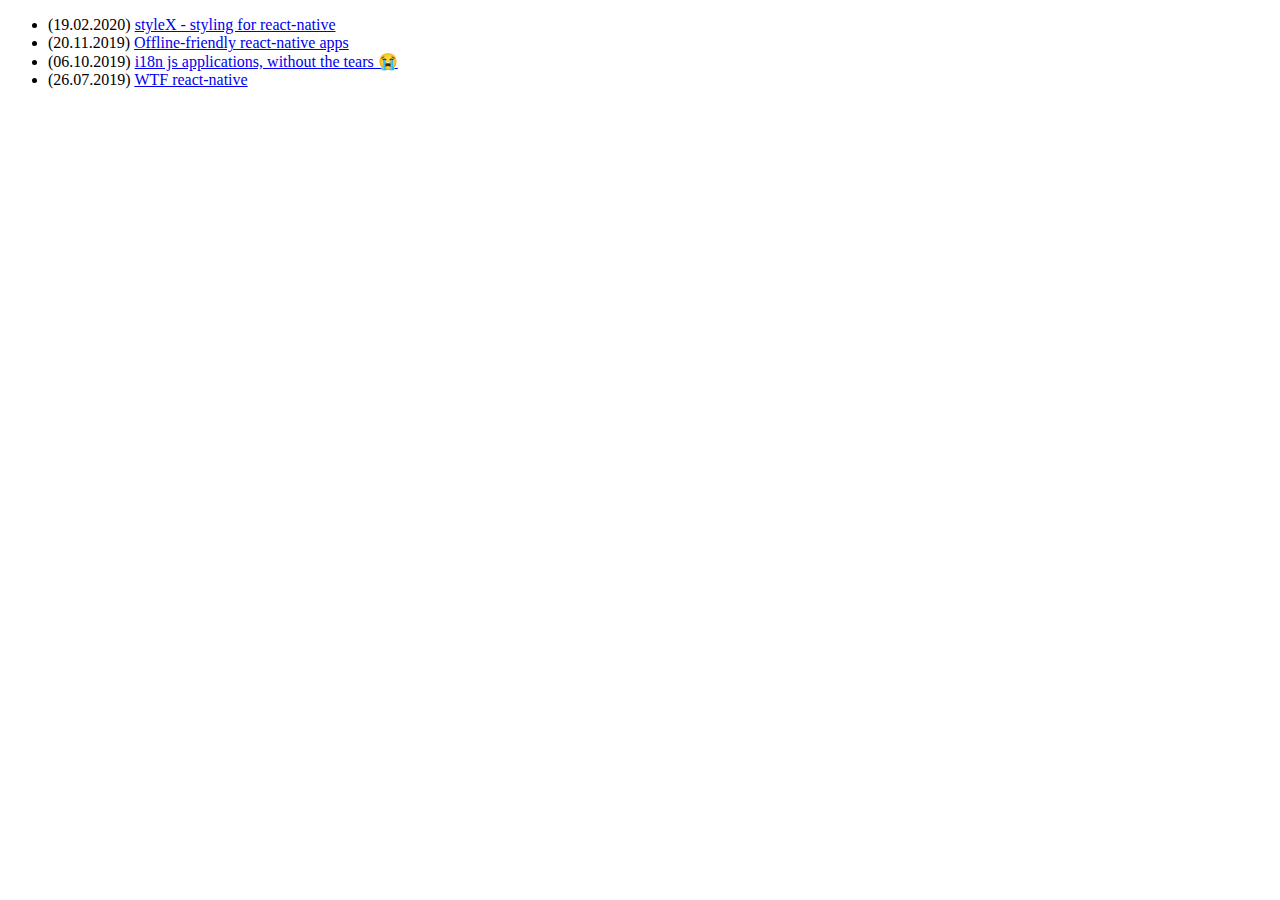
<file: index.html>
<!DOCTYPE html>
<html lang="en">
  <head>
    <meta charset="UTF-8" />
    <meta
      name="viewport"
      content="width=device-width, user-scalable=no, initial-scale=1.0, maximum-scale=1.0, minimum-scale=1.0"
    />
    <meta http-equiv="X-UA-Compatible" content="ie=edge" />
    <title>Conf Talks</title>
  </head>
  <body>
    <ul>
      <li>
        (19.02.2020) <a href="stylex/styleX.pdf">styleX - styling for react-native</a>
      </li>
      <li>
        (20.11.2019) <a href="offline/index.html">Offline-friendly react-native apps</a>
      </li>
      <li>
        (06.10.2019) <a href="fbt/index.html">i18n js applications, without the tears 😭</a>
      </li>
      <li>
        (26.07.2019) <a href="react-native/index.html">WTF react-native</a>
      </li>
    </ul>
  </body>
</html>
</file>
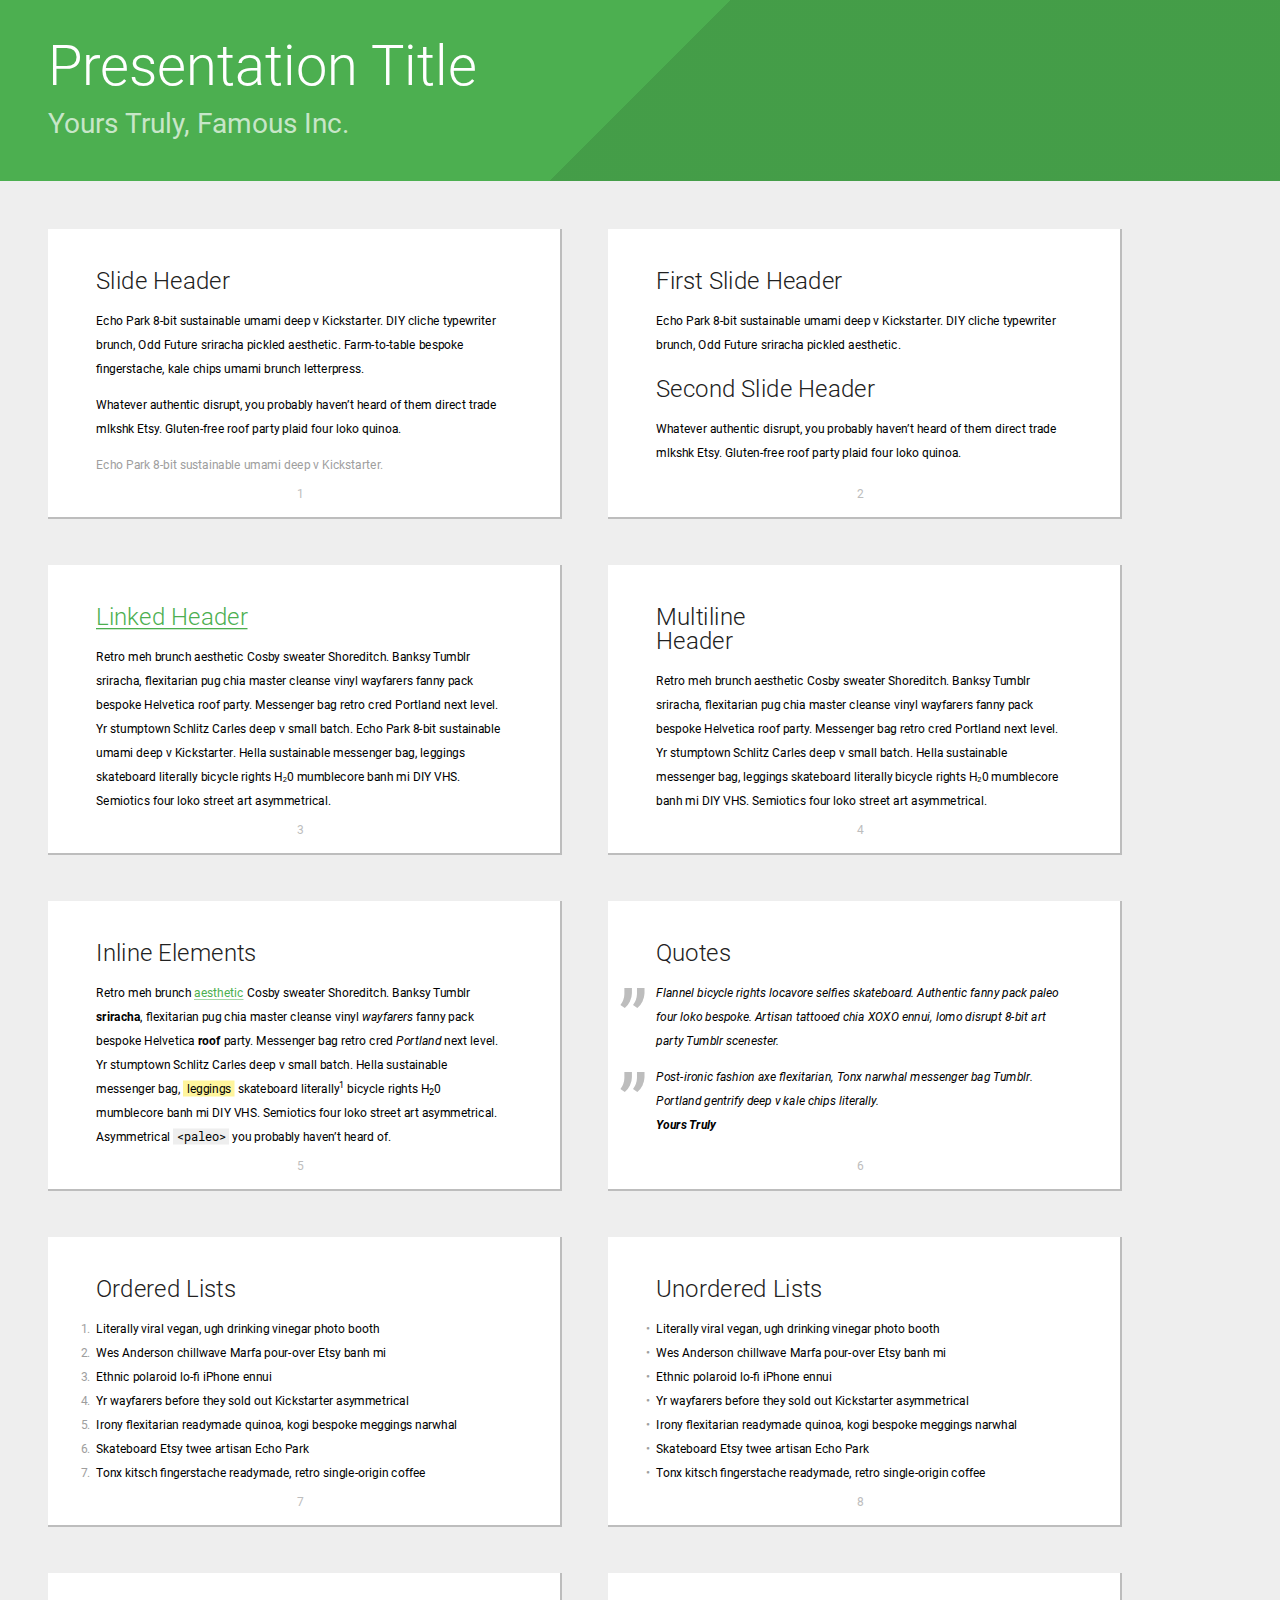
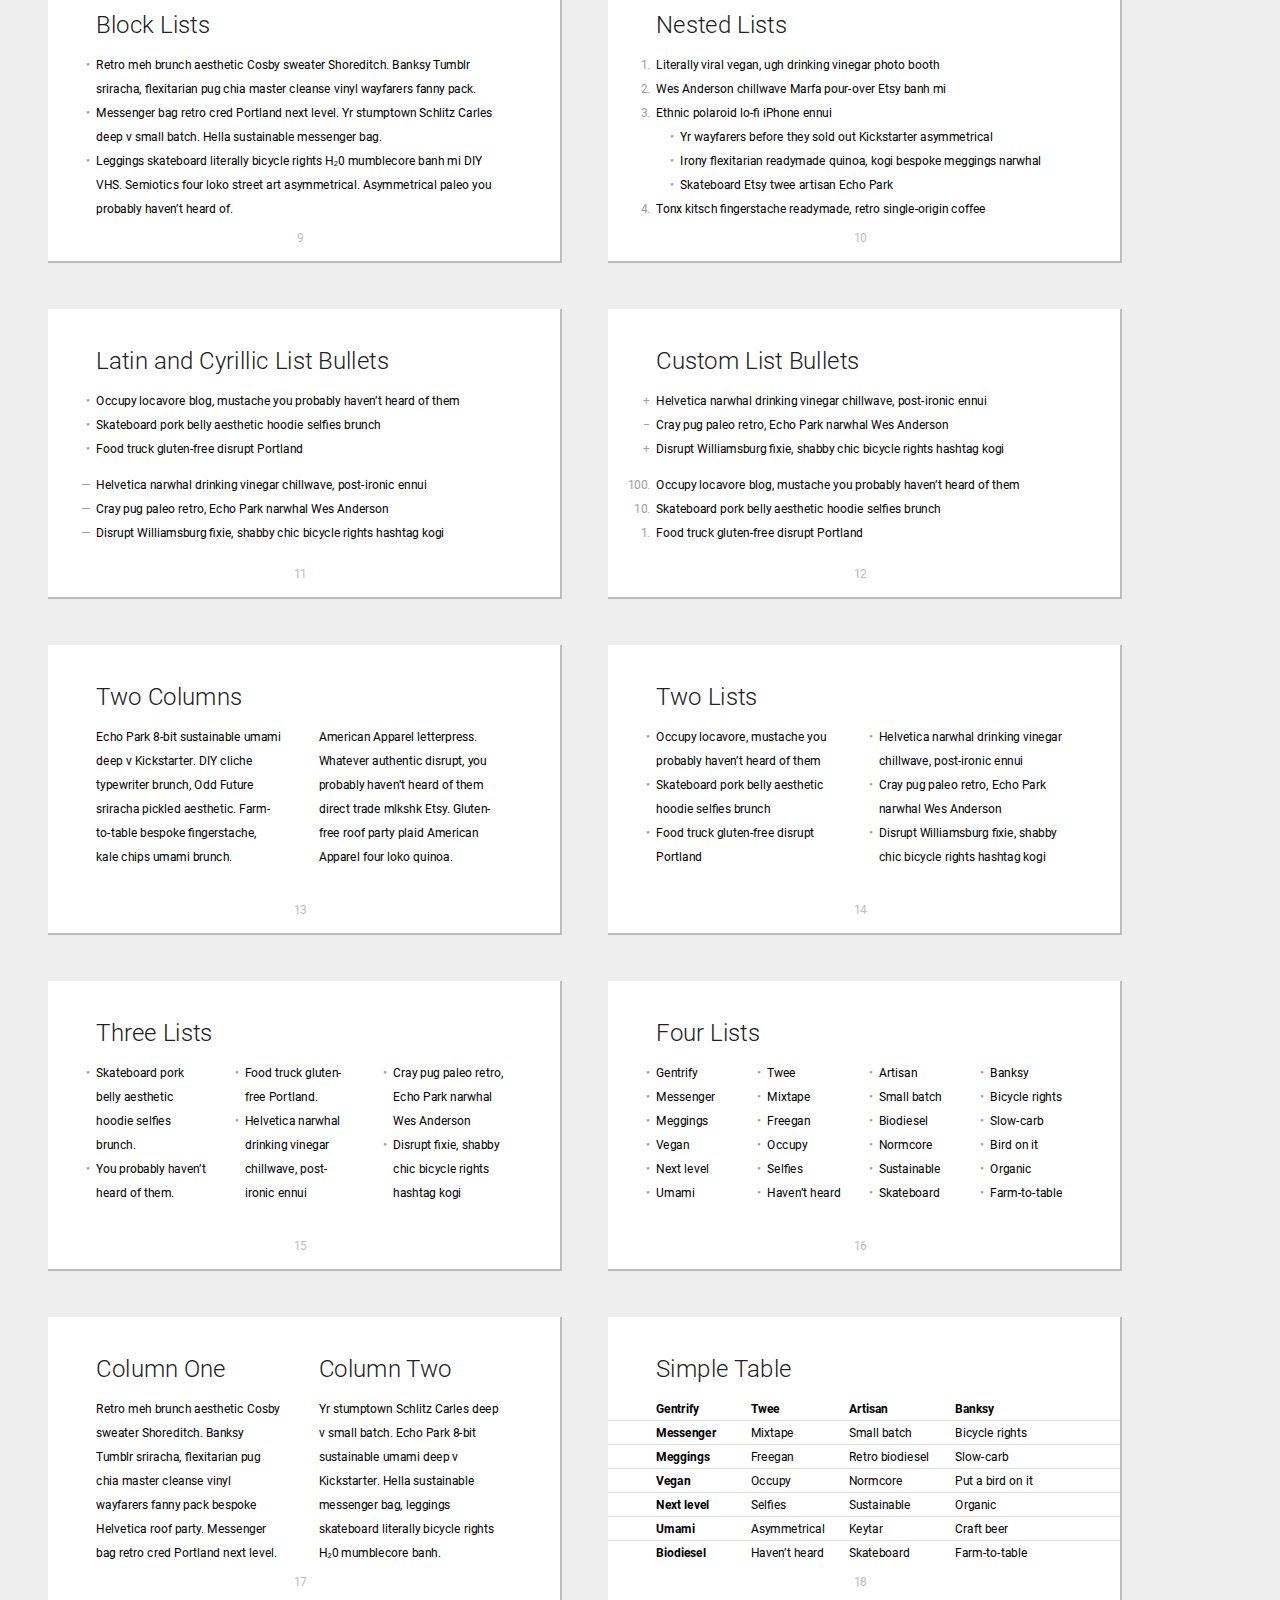
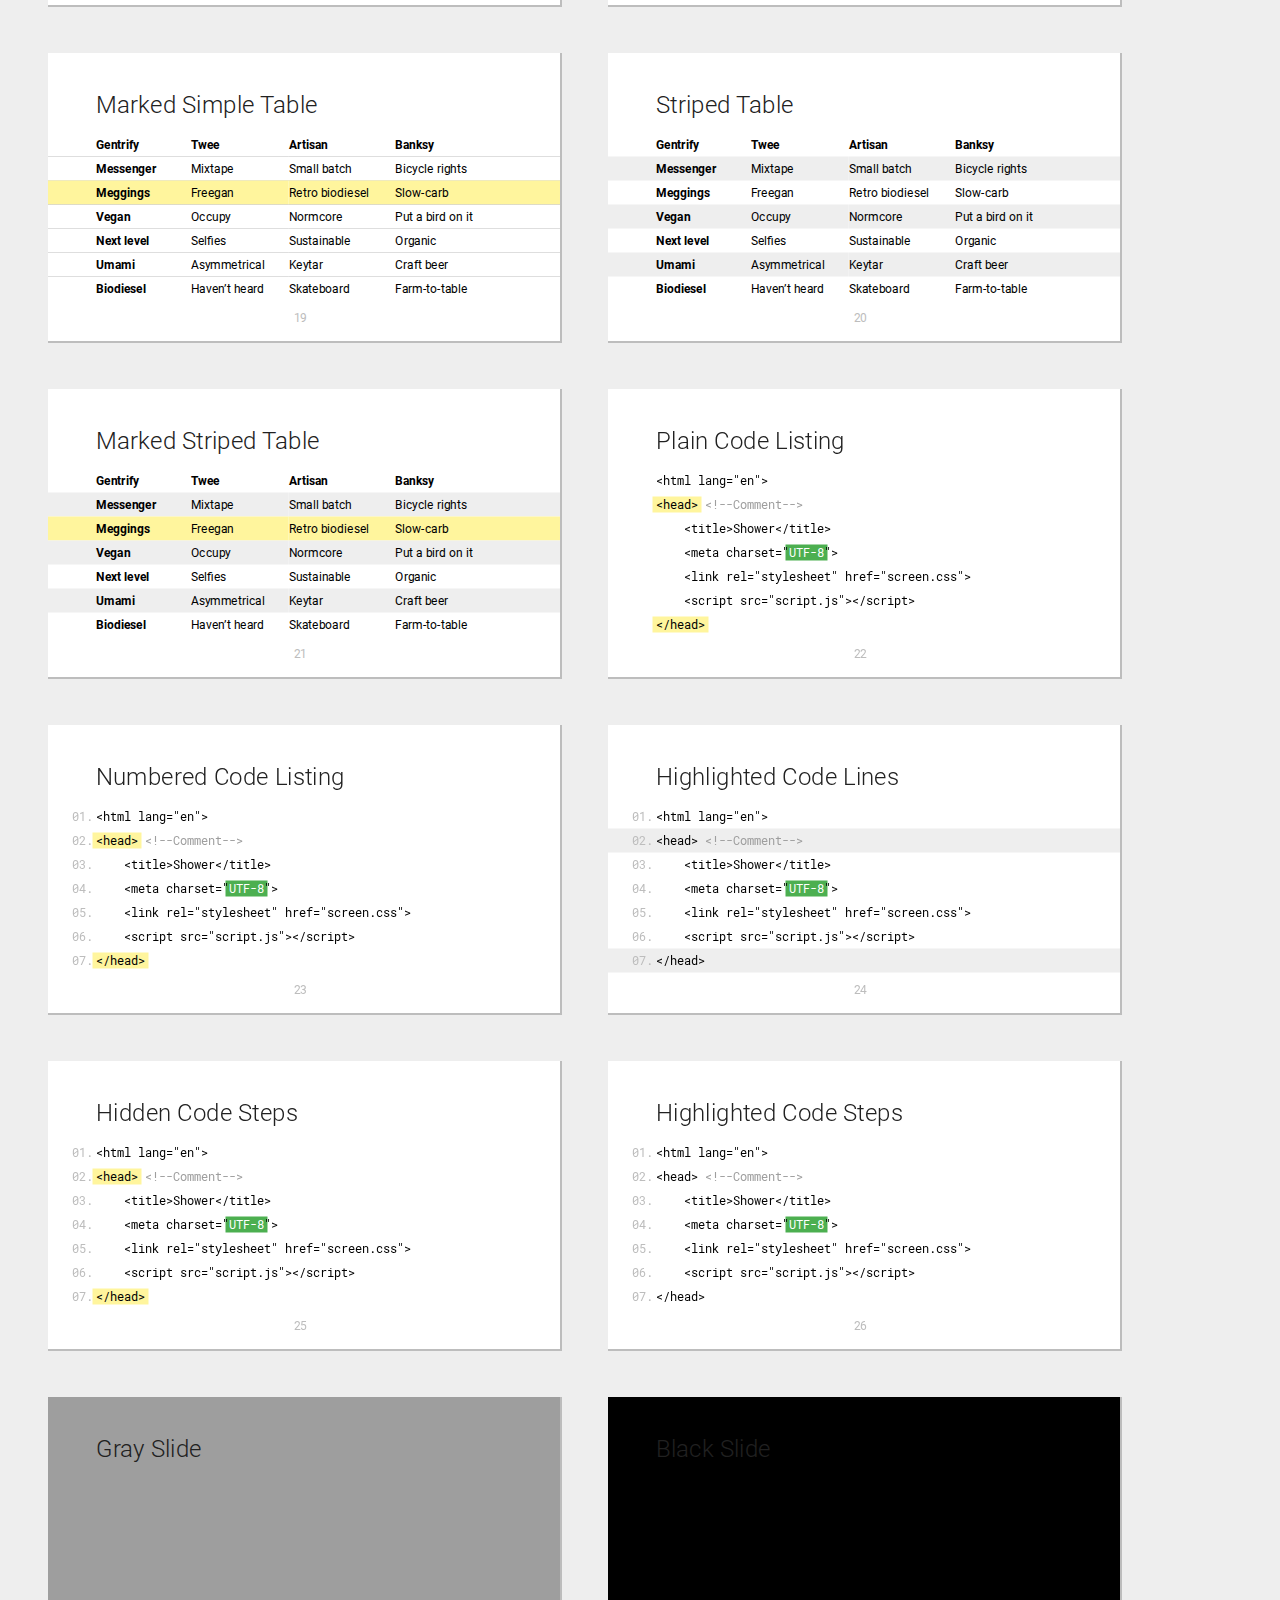
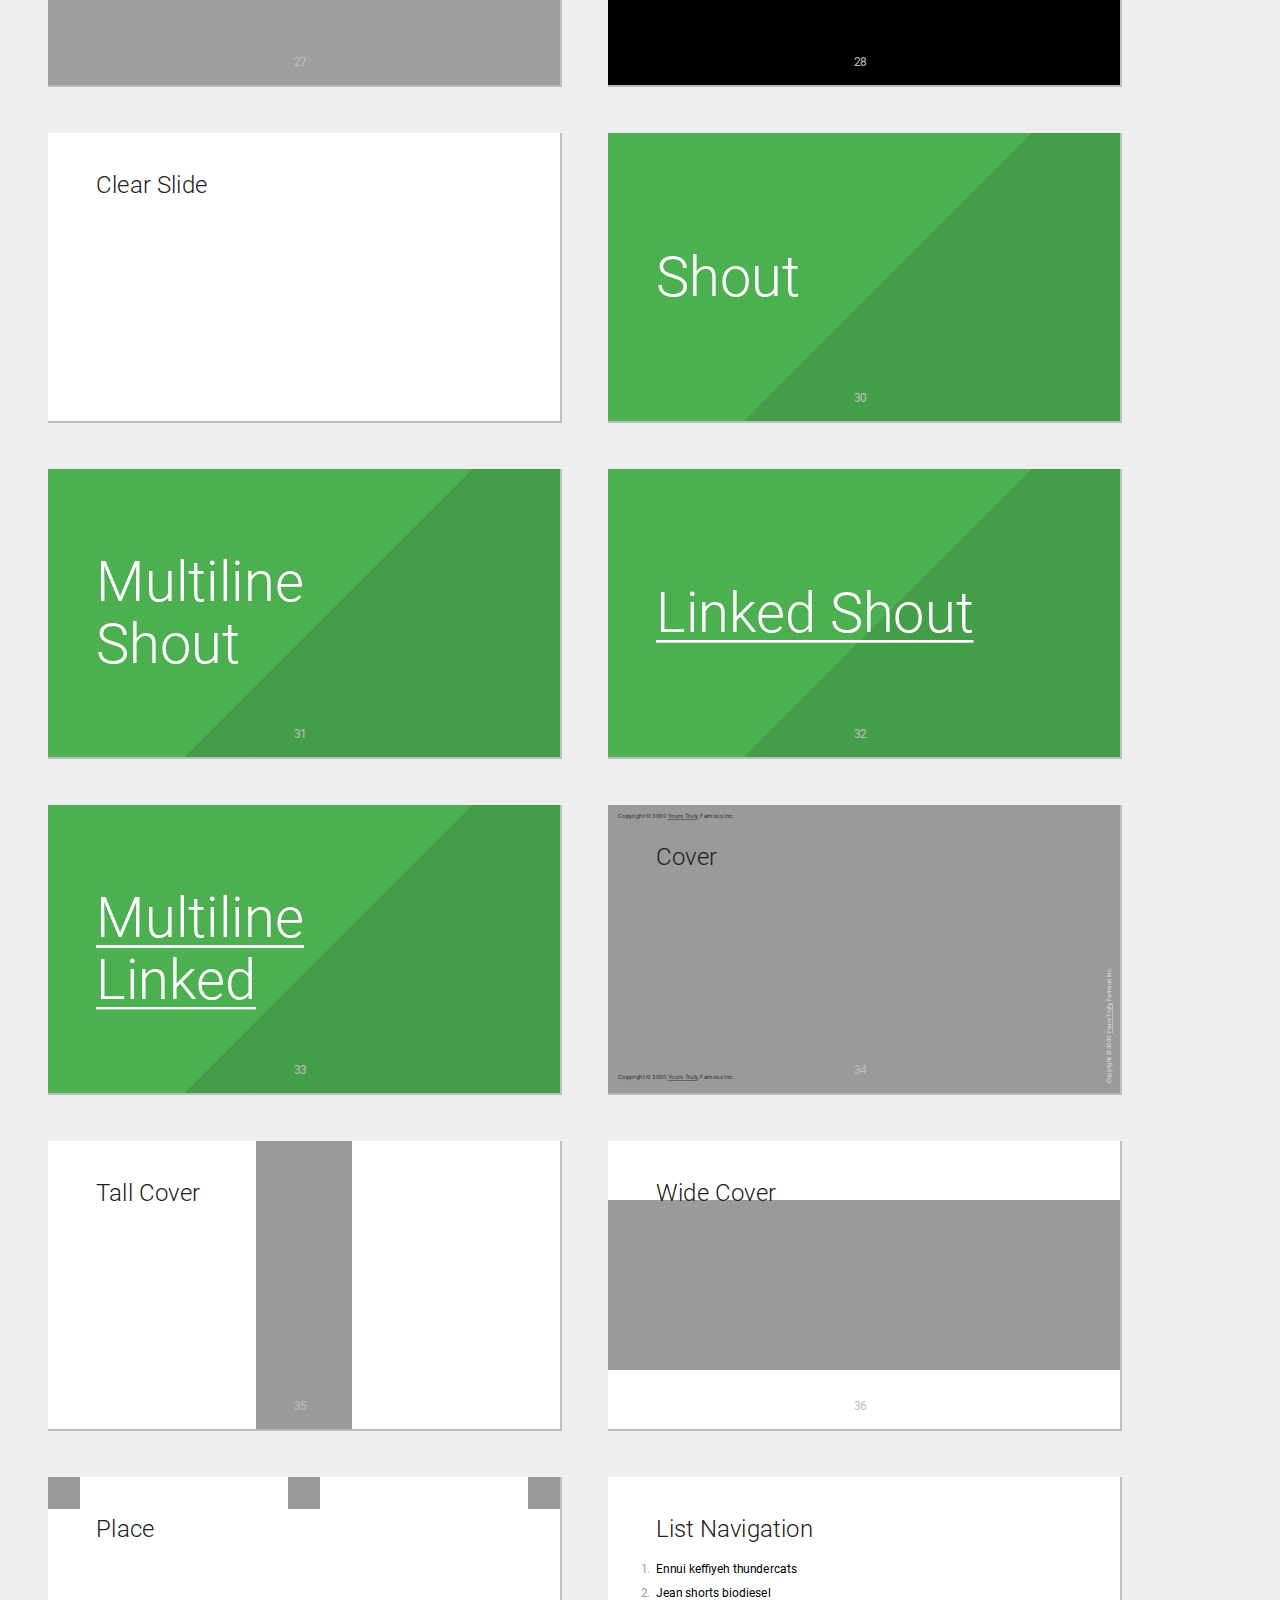
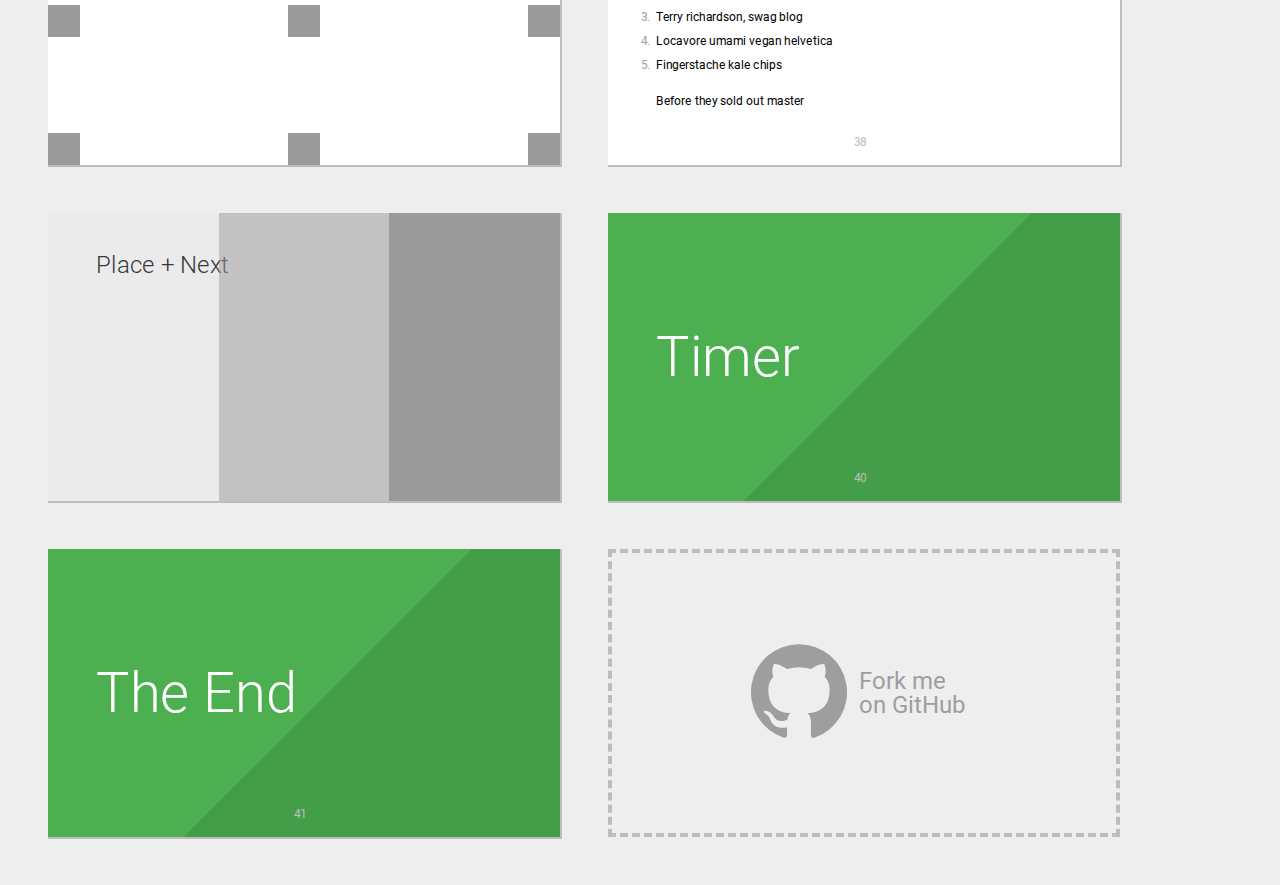
<file: fbt/shower/themes/material/index.html>
<!DOCTYPE html>
<html lang="en">
<head>
	<title>Material theme for Shower</title>
    <meta charset="utf-8">
    <meta name="viewport" content="width=device-width, initial-scale=1">
    <link rel="stylesheet" href="styles/styles.css">
    <style>
        .shower {
            --slide-ratio: calc(16 / 9);
            --color-key: #4caf50;
        }
    </style>
</head>
<body class="shower list">

    <header class="caption">
        <h1>Presentation Title</h1>
        <p><a href="">Yours Truly</a>, Famous Inc.</p>
    </header>

    <section class="slide">
        <h2>Slide Header</h2>
        <p>Echo Park 8-bit sustainable umami deep v Kickstarter. DIY cliche typewriter brunch, Odd Future sriracha pickled aesthetic. Farm-to-table bespoke fingerstache, kale chips umami brunch letterpress.</p>
        <p>Whatever authentic disrupt, you probably haven’t heard of them direct trade mlkshk Etsy. Gluten-free roof party plaid four loko quinoa.</p>
        <p class="note">Echo Park 8-bit sustainable umami deep v Kickstarter.</p>
    </section>

    <section class="slide">
        <h2>First Slide Header</h2>
        <p>Echo Park 8-bit sustainable umami deep v Kickstarter. DIY cliche typewriter brunch, Odd Future sriracha pickled aesthetic.</p>
        <h2>Second Slide Header</h2>
        <p>Whatever authentic disrupt, you probably haven’t heard of them direct trade mlkshk Etsy. Gluten-free roof party plaid four loko quinoa.</p>
    </section>

    <section class="slide">
        <h2><a href="">Linked Header</a></h2>
        <p>Retro meh brunch aesthetic Cosby sweater Shoreditch. Banksy Tumblr sriracha, flexitarian pug chia master cleanse vinyl wayfarers fanny pack bespoke Helvetica roof party. Messenger bag retro cred Portland next level. Yr stumptown Schlitz Carles deep v small batch. Echo Park 8-bit sustainable umami deep v Kickstarter. Hella sustainable messenger bag, leggings skateboard literally bicycle rights H₂0 mumblecore banh mi DIY VHS. Semiotics four loko street art asymmetrical.</p>
    </section>

    <section class="slide">
        <h2>
            Multiline<br>
            Header
        </h2>
        <p>Retro meh brunch aesthetic Cosby sweater Shoreditch. Banksy Tumblr sriracha, flexitarian pug chia master cleanse vinyl wayfarers fanny pack bespoke Helvetica roof party. Messenger bag retro cred Portland next level. Yr stumptown Schlitz Carles deep v small batch. Hella sustainable messenger bag, leggings skateboard literally bicycle rights H₂0 mumblecore banh mi DIY VHS. Semiotics four loko street art asymmetrical.</p>
    </section>

    <section class="slide">
        <h2>Inline Elements</h2>
        <p>Retro meh brunch <a href="">aesthetic</a> Cosby sweater Shoreditch. Banksy Tumblr <strong>sriracha</strong>, flexitarian pug chia master cleanse vinyl <em>wayfarers</em> fanny pack bespoke Helvetica <b>roof</b> party. Messenger bag retro cred <i>Portland</i> next level. Yr stumptown Schlitz Carles deep v small batch. Hella sustainable messenger bag, <mark>leggings</mark> skateboard literally<sup>1</sup> bicycle rights H<sub>2</sub>0 mumblecore banh mi DIY VHS. Semiotics four loko street art asymmetrical. Asymmetrical <code>&lt;paleo&gt;</code> you probably haven’t heard of.</p>
        <footer class="footer">
            <p>Flannel bicycle rights locavore selfies skateboard. Authentic fanny pack paleo four loko bespoke. Artisan tattooed chia XOXO ennui, lomo disrupt 8-bit art party Tumblr scenester. Post-ironic fashion axe flexitarian, Tonx narwhal messenger bag Tumblr. Portland gentrify deep v kale chips literally.</p>
        </footer>
    </section>

    <section class="slide">
        <h2>Quotes</h2>
        <blockquote>
            <p>Flannel bicycle rights locavore selfies skateboard. Authentic fanny pack paleo four loko bespoke. Artisan tattooed chia XOXO ennui, lomo disrupt 8-bit art party Tumblr scenester.</p>
        </blockquote>
        <figure>
            <blockquote>
                <p>Post-ironic fashion axe flexitarian, Tonx narwhal messenger bag Tumblr. Portland gentrify deep v kale chips literally.</p>
            </blockquote>
            <figcaption>Yours Truly</figcaption>
        </figure>
    </section>

    <section class="slide">
        <h2>Ordered Lists</h2>
        <ol>
            <li>Literally viral vegan, ugh drinking vinegar photo booth</li>
            <li>Wes Anderson chillwave Marfa pour-over Etsy banh mi</li>
            <li>Ethnic polaroid lo-fi iPhone ennui</li>
            <li>Yr wayfarers before they sold out Kickstarter asymmetrical</li>
            <li>Irony flexitarian readymade quinoa, kogi bespoke meggings narwhal</li>
            <li>Skateboard Etsy twee artisan Echo Park</li>
            <li>Tonx kitsch fingerstache readymade, retro single-origin coffee</li>
        </ol>
    </section>

    <section class="slide">
        <h2>Unordered Lists</h2>
        <ul>
            <li>Literally viral vegan, ugh drinking vinegar photo booth</li>
            <li>Wes Anderson chillwave Marfa pour-over Etsy banh mi</li>
            <li>Ethnic polaroid lo-fi iPhone ennui</li>
            <li>Yr wayfarers before they sold out Kickstarter asymmetrical</li>
            <li>Irony flexitarian readymade quinoa, kogi bespoke meggings narwhal</li>
            <li>Skateboard Etsy twee artisan Echo Park</li>
            <li>Tonx kitsch fingerstache readymade, retro single-origin coffee</li>
        </ul>
    </section>

    <section class="slide">
        <h2>Block Lists</h2>
        <ul>
            <li>Retro meh brunch aesthetic Cosby sweater Shoreditch. Banksy Tumblr sriracha, flexitarian pug chia master cleanse vinyl wayfarers fanny pack.</li>
            <li>Messenger bag retro cred Portland next level. Yr stumptown Schlitz Carles deep v small batch. Hella sustainable messenger bag.</li>
            <li>Leggings skateboard literally bicycle rights H₂0 mumblecore banh mi DIY VHS. Semiotics four loko street art asymmetrical. Asymmetrical paleo you probably haven’t heard of.</li>
        </ul>
    </section>

    <section class="slide">
        <h2>Nested Lists</h2>
        <ol>
            <li>Literally viral vegan, ugh drinking vinegar photo booth</li>
            <li>Wes Anderson chillwave Marfa pour-over Etsy banh mi</li>
            <li>Ethnic polaroid lo-fi iPhone ennui
                <ul>
                    <li>Yr wayfarers before they sold out Kickstarter asymmetrical</li>
                    <li>Irony flexitarian readymade quinoa, kogi bespoke meggings narwhal</li>
                    <li>Skateboard Etsy twee artisan Echo Park</li>
                </ul>
            </li>
            <li>Tonx kitsch fingerstache readymade, retro single-origin coffee</li>
        </ol>
    </section>

    <section class="slide">
        <h2>Latin and Cyrillic List Bullets</h2>
        <ul lang="en">
            <li>Occupy locavore blog, mustache you probably haven’t heard of them</li>
            <li>Skateboard pork belly aesthetic hoodie selfies brunch</li>
            <li>Food truck gluten-free disrupt Portland</li>
        </ul>
        <ul lang="ru">
            <li>Helvetica narwhal drinking vinegar chillwave, post-ironic ennui</li>
            <li>Cray pug paleo retro, Echo Park narwhal Wes Anderson</li>
            <li>Disrupt Williamsburg fixie, shabby chic bicycle rights hashtag kogi</li>
        </ul>
    </section>

    <section class="slide">
        <h2>Custom List Bullets</h2>
        <ul>
            <li value="+">Helvetica narwhal drinking vinegar chillwave, post-ironic ennui</li>
            <li value="−">Cray pug paleo retro, Echo Park narwhal Wes Anderson</li>
            <li value="+">Disrupt Williamsburg fixie, shabby chic bicycle rights hashtag kogi</li>
        </ul>
        <ol>
            <li value="100">Occupy locavore blog, mustache you probably haven’t heard of them</li>
            <li value="10">Skateboard pork belly aesthetic hoodie selfies brunch</li>
            <li value="1">Food truck gluten-free disrupt Portland</li>
        </ol>
    </section>

    <section class="slide">
        <h2>Two Columns</h2>
        <div class="columns two">
            <p>Echo Park 8-bit sustainable umami deep v Kickstarter. DIY cliche typewriter brunch, Odd Future sriracha pickled aesthetic. Farm-to-table bespoke fingerstache, kale chips umami brunch.</p>
            <p>American Apparel letterpress. Whatever authentic disrupt, you probably haven’t heard of them direct trade mlkshk Etsy. Gluten-free roof party plaid American Apparel four loko quinoa.</p>
        </div>
    </section>

    <section class="slide">
        <h2>Two Lists</h2>
        <div class="columns two">
            <ul>
                <li>Occupy locavore, mustache you probably haven’t heard of them</li>
                <li>Skateboard pork belly aesthetic hoodie selfies brunch</li>
                <li>Food truck gluten-free disrupt Portland</li>
            </ul>
            <ul>
                <li>Helvetica narwhal drinking vinegar chillwave, post-ironic ennui</li>
                <li>Cray pug paleo retro, Echo Park narwhal Wes Anderson</li>
                <li>Disrupt Williamsburg fixie, shabby chic bicycle rights hashtag kogi</li>
            </ul>
        </div>
    </section>

    <section class="slide">
        <h2>Three Lists</h2>
        <div class="columns three">
            <ul>
                <li>Skateboard pork belly aesthetic hoodie selfies brunch.</li>
                <li>You probably haven’t heard of them.</li>
            </ul>
            <ul>
                <li>Food truck gluten-free Portland.</li>
                <li>Helvetica narwhal drinking vinegar chillwave, post-ironic ennui</li>
            </ul>
            <ul>
                <li>Cray pug paleo retro, Echo Park narwhal Wes Anderson</li>
                <li>Disrupt fixie, shabby chic bicycle rights hashtag kogi</li>
            </ul>
        </div>
    </section>

    <section class="slide">
        <h2>Four Lists</h2>
        <div class="columns four">
            <ul>
                <li>Gentrify</li>
                <li>Messenger</li>
                <li>Meggings</li>
                <li>Vegan</li>
                <li>Next level</li>
                <li>Umami</li>
            </ul>
            <ul>
                <li>Twee</li>
                <li>Mixtape</li>
                <li>Freegan</li>
                <li>Occupy</li>
                <li>Selfies</li>
                <li>Haven’t heard</li>
            </ul>
            <ul>
                <li>Artisan</li>
                <li>Small batch</li>
                <li>Biodiesel</li>
                <li>Normcore</li>
                <li>Sustainable</li>
                <li>Skateboard</li>
            </ul>
            <ul>
                <li>Banksy</li>
                <li>Bicycle rights</li>
                <li>Slow-carb</li>
                <li>Bird on it</li>
                <li>Organic</li>
                <li>Farm-to-table</li>
            </ul>
        </div>
    </section>

    <section class="slide">
        <div class="columns two">
            <div>
                <h2>Column One</h2>
                <p>Retro meh brunch aesthetic Cosby sweater Shoreditch. Banksy Tumblr sriracha, flexitarian pug chia master cleanse vinyl wayfarers fanny pack bespoke Helvetica roof party. Messenger bag retro cred Portland next level.</p>
            </div>
            <div>
                <h2>Column Two</h2>
                <p>Yr stumptown Schlitz Carles deep v small batch. Echo Park 8-bit sustainable umami deep v Kickstarter. Hella sustainable messenger bag, leggings skateboard literally bicycle rights H₂0 mumblecore banh.</p>
            </div>
        </div>
    </section>

    <section class="slide">
        <h2>Simple Table</h2>
        <table>
        <tr>
            <th scope="col">Gentrify</th>
            <th>Twee</th>
            <th>Artisan</th>
            <th>Banksy</th>
        </tr>
        <tr>
            <th scope="row">Messenger</th>
            <td>Mixtape</td>
            <td>Small batch</td>
            <td>Bicycle rights</td>
        </tr>
        <tr>
            <th scope="row">Meggings</th>
            <td>Freegan</td>
            <td>Retro biodiesel</td>
            <td>Slow-carb</td>
        </tr>
        <tr>
            <th scope="row">Vegan</th>
            <td>Occupy</td>
            <td>Normcore</td>
            <td>Put a bird on it</td>
        </tr>
        <tr>
            <th scope="row">Next level</th>
            <td>Selfies</td>
            <td>Sustainable</td>
            <td>Organic</td>
        </tr>
        <tr>
            <th scope="row">Umami</th>
            <td>Asymmetrical</td>
            <td>Keytar</td>
            <td>Craft beer</td>
        </tr>
        <tr>
            <th scope="row">Biodiesel</th>
            <td>Haven’t heard</td>
            <td>Skateboard</td>
            <td>Farm-to-table</td>
        </tr>
        </table>
    </section>

    <section class="slide">
        <h2>Marked Simple Table</h2>
        <table>
        <tr>
            <th scope="col">Gentrify</th>
            <th>Twee</th>
            <th>Artisan</th>
            <th>Banksy</th>
        </tr>
        <tr>
            <th scope="row">Messenger</th>
            <td>Mixtape</td>
            <td>Small batch</td>
            <td>Bicycle rights</td>
        </tr>
        <tr class="mark">
            <th scope="row">Meggings</th>
            <td>Freegan</td>
            <td>Retro biodiesel</td>
            <td>Slow-carb</td>
        </tr>
        <tr class="mark next">
            <th scope="row">Vegan</th>
            <td>Occupy</td>
            <td>Normcore</td>
            <td>Put a bird on it</td>
        </tr>
        <tr class="mark next">
            <th scope="row">Next level</th>
            <td>Selfies</td>
            <td>Sustainable</td>
            <td>Organic</td>
        </tr>
        <tr>
            <th scope="row">Umami</th>
            <td>Asymmetrical</td>
            <td>Keytar</td>
            <td>Craft beer</td>
        </tr>
        <tr>
            <th scope="row">Biodiesel</th>
            <td>Haven’t heard</td>
            <td>Skateboard</td>
            <td>Farm-to-table</td>
        </tr>
        </table>
    </section>

    <section class="slide">
        <h2>Striped Table</h2>
        <table class="striped">
        <tr>
            <th scope="col">Gentrify</th>
            <th>Twee</th>
            <th>Artisan</th>
            <th>Banksy</th>
        </tr>
        <tr>
            <th scope="row">Messenger</th>
            <td>Mixtape</td>
            <td>Small batch</td>
            <td>Bicycle rights</td>
        </tr>
        <tr>
            <th scope="row">Meggings</th>
            <td>Freegan</td>
            <td>Retro biodiesel</td>
            <td>Slow-carb</td>
        </tr>
        <tr>
            <th scope="row">Vegan</th>
            <td>Occupy</td>
            <td>Normcore</td>
            <td>Put a bird on it</td>
        </tr>
        <tr>
            <th scope="row">Next level</th>
            <td>Selfies</td>
            <td>Sustainable</td>
            <td>Organic</td>
        </tr>
        <tr>
            <th scope="row">Umami</th>
            <td>Asymmetrical</td>
            <td>Keytar</td>
            <td>Craft beer</td>
        </tr>
        <tr>
            <th scope="row">Biodiesel</th>
            <td>Haven’t heard</td>
            <td>Skateboard</td>
            <td>Farm-to-table</td>
        </tr>
        </table>
    </section>

    <section class="slide">
        <h2>Marked Striped Table</h2>
        <table class="striped">
        <tr>
            <th scope="col">Gentrify</th>
            <th>Twee</th>
            <th>Artisan</th>
            <th>Banksy</th>
        </tr>
        <tr>
            <th scope="row">Messenger</th>
            <td>Mixtape</td>
            <td>Small batch</td>
            <td>Bicycle rights</td>
        </tr>
        <tr class="mark">
            <th scope="row">Meggings</th>
            <td>Freegan</td>
            <td>Retro biodiesel</td>
            <td>Slow-carb</td>
        </tr>
        <tr class="mark next">
            <th scope="row">Vegan</th>
            <td>Occupy</td>
            <td>Normcore</td>
            <td>Put a bird on it</td>
        </tr>
        <tr class="mark next">
            <th scope="row">Next level</th>
            <td>Selfies</td>
            <td>Sustainable</td>
            <td>Organic</td>
        </tr>
        <tr>
            <th scope="row">Umami</th>
            <td>Asymmetrical</td>
            <td>Keytar</td>
            <td>Craft beer</td>
        </tr>
        <tr>
            <th scope="row">Biodiesel</th>
            <td>Haven’t heard</td>
            <td>Skateboard</td>
            <td>Farm-to-table</td>
        </tr>
        </table>
    </section>

    <section class="slide">
        <h2>Plain Code Listing</h2>
        <pre><code>&lt;html lang="en"&gt;
<mark>&lt;head&gt;</mark> <span class="comment">&lt;!--Comment--&gt;</span>
    &lt;title&gt;Shower&lt;/title&gt;
    &lt;meta charset="<mark class="important">UTF-8</mark>"&gt;
    &lt;link rel="stylesheet" href="screen.css"&gt;
    &lt;script src="script.js"&gt;&lt;/script&gt;
<mark>&lt;/head&gt;</mark></code></pre>
    </section>
    <section class="slide">
        <h2>Numbered Code Listing</h2>
        <pre>
            <code>&lt;html lang="en"&gt;</code>
            <code><mark>&lt;head&gt;</mark> <span class="comment">&lt;!--Comment--&gt;</span></code>
            <code>    &lt;title&gt;Shower&lt;/title&gt;</code>
            <code>    &lt;meta charset="<mark class="important">UTF-8</mark>"&gt;</code>
            <code>    &lt;link rel="stylesheet" href="screen.css"&gt;</code>
            <code>    &lt;script src="script.js"&gt;&lt;/script&gt;</code>
            <code><mark>&lt;/head&gt;</mark></code>
        </pre>
    </section>

    <section class="slide">
        <h2>Highlighted Code Lines</h2>
        <pre>
            <code>&lt;html lang="en"&gt;</code>
            <code class="mark">&lt;head&gt; <span class="comment">&lt;!--Comment--&gt;</span></code>
            <code>    &lt;title&gt;Shower&lt;/title&gt;</code>
            <code>    &lt;meta charset="<mark class="important">UTF-8</mark>"&gt;</code>
            <code>    &lt;link rel="stylesheet" href="screen.css"&gt;</code>
            <code>    &lt;script src="script.js"&gt;&lt;/script&gt;</code>
            <code class="mark">&lt;/head&gt;</code>
        </pre>
    </section>

    <section class="slide">
        <h2>Hidden Code Steps</h2>
        <pre>
            <code class="next">&lt;html lang="en"&gt;</code>
            <code class="next"><mark>&lt;head&gt;</mark> <span class="comment">&lt;!--Comment--&gt;</span></code>
            <code class="next">    &lt;title&gt;Shower&lt;/title&gt;</code>
            <code class="next">    &lt;meta charset="<mark class="important">UTF-8</mark>"&gt;</code>
            <code class="next">    &lt;link rel="stylesheet" href="screen.css"&gt;</code>
            <code class="next">    &lt;script src="script.js"&gt;&lt;/script&gt;</code>
            <code class="next"><mark>&lt;/head&gt;</mark></code>
        </pre>
    </section>

    <section class="slide">
        <h2>Highlighted Code Steps</h2>
        <pre>
            <code class="mark next">&lt;html lang="en"&gt;</code>
            <code>&lt;head&gt; <span class="comment">&lt;!--Comment--&gt;</span></code>
            <code class="mark next">    &lt;title&gt;Shower&lt;/title&gt;</code>
            <code>    &lt;meta charset="<mark class="important">UTF-8</mark>"&gt;</code>
            <code class="mark next">    &lt;link rel="stylesheet" href="screen.css"&gt;</code>
            <code>    &lt;script src="script.js"&gt;&lt;/script&gt;</code>
            <code class="mark next">&lt;/head&gt;</code>
        </pre>
    </section>

    <section class="slide gray">
        <h2>Gray Slide</h2>
    </section>

    <section class="slide black">
        <h2>Black Slide</h2>
    </section>

    <section class="slide clear">
        <h2>Clear Slide</h2>
    </section>

    <section class="slide">
        <h2 class="shout">Shout</h2>
    </section>

    <section class="slide">
        <h2 class="shout">
            Multiline<br>
            Shout
        </h2>
    </section>

    <section class="slide">
        <h2 class="shout">
            <a href="">Linked Shout</a>
        </h2>
    </section>

    <section class="slide">
        <h2 class="shout">
            <a href="">
                Multiline<br>
                Linked
            </a>
        </h2>
    </section>

    <section class="slide">
        <h2>Cover</h2>
        <figure>
            <img class="cover" src="pictures/exact.svg" alt="Picture placeholder.">
            <figcaption class="copyright top">Copyright © 3000 <a href="">Yours Truly</a>, Famous Inc.</figcaption>
            <figcaption class="copyright white">Copyright © 3000 <a href="">Yours Truly</a>, Famous Inc.</figcaption>
            <figcaption class="copyright bottom">Copyright © 3000 <a href="">Yours Truly</a>, Famous Inc.</figcaption>
        </figure>
    </section>

    <section class="slide">
        <h2>Tall Cover</h2>
        <img class="cover" src="pictures/tall.svg" alt="Tall picture placeholder.">
    </section>

    <section class="slide">
        <h2>Wide Cover</h2>
        <img class="cover" src="pictures/wide.svg" alt="Wide picture placeholder.">
    </section>

    <section class="slide clear">
        <h2>Place</h2>
        <img class="place top left" src="pictures/square.svg" alt="Square picture placeholder.">
        <img class="place top" src="pictures/square.svg" alt="Square picture placeholder.">
        <img class="place top right" src="pictures/square.svg" alt="Square picture placeholder.">
        <img class="place left" src="pictures/square.svg" alt="Square picture placeholder.">
        <img class="place" src="pictures/square.svg" alt="Square picture placeholder.">
        <img class="place right" src="pictures/square.svg" alt="Square picture placeholder.">
        <img class="place bottom left" src="pictures/square.svg" alt="Square picture placeholder.">
        <img class="place bottom" src="pictures/square.svg" alt="Square picture placeholder.">
        <img class="place bottom right" src="pictures/square.svg" alt="Square picture placeholder.">
    </section>

    <section class="slide">
        <h2>List Navigation</h2>
        <ol>
            <li>Ennui keffiyeh thundercats</li>
            <li class="next">Jean shorts biodiesel</li>
            <li class="next">Terry richardson, swag blog</li>
            <li class="next">Locavore umami vegan helvetica</li>
            <li class="next">Fingerstache kale chips</li>
        </ol>
        <p class="next">Before they sold out master</p>
    </section>

    <section class="slide clear">
        <h2>Place + Next</h2>
        <img class="place next left" height="100%" src="pictures/picture-1.svg" alt="Picture placeholder.">
        <img class="place next" height="100%" src="pictures/picture-2.svg" alt="Picture placeholder.">
        <img class="place next right" height="100%" src="pictures/picture-3.svg" alt="Picture placeholder.">
    </section>

    <section class="slide" data-timing="00:03">
        <h2 class="shout">Timer</h2>
    </section>

    <section class="slide">
        <h2 class="shout">The End</h2>
    </section>

    <div class="progress"></div>

	<footer class="badge">
		<a href="https://github.com/shower/shower">
			<svg width="81" height="79" viewBox="0 0 81 79" aria-hidden="true">
				<path d="M40.5 0a40.5 40.5 0 0 0-12.8 78.93c2 .37 2.76-.88 2.76-2s0-3.51-.05-6.89c-11.27 2.45-13.64-5.43-13.64-5.43-1.84-4.68-4.5-5.92-4.5-5.92-3.68-2.51.28-2.46.28-2.46 4.06.29 6.2 4.17 6.2 4.17 3.61 6.19 9.48 4.4 11.79 3.37a8.65 8.65 0 0 1 2.57-5.41c-9-1-18.45-4.5-18.45-20a15.65 15.65 0 0 1 4.17-10.87 14.57 14.57 0 0 1 .4-10.72s3.4-1.09 11.14 4.15a38.39 38.39 0 0 1 20.28 0c7.73-5.24 11.13-4.15 11.13-4.15a14.55 14.55 0 0 1 .4 10.72 15.63 15.63 0 0 1 4.16 10.87c0 15.56-9.47 19-18.49 20 1.45 1.25 2.75 3.72 2.75 7.5v11.11c0 1.08.73 2.34 2.78 1.95A40.51 40.51 0 0 0 40.5 0z"/>
			</svg>
			Fork me<br>on GitHub
		</a>
	</footer>

	<script src="../../shower.min.js"></script>

	<!-- Copyright © 3000 Yours Truly, Famous Inc. -->
</body>
</html>
</file>
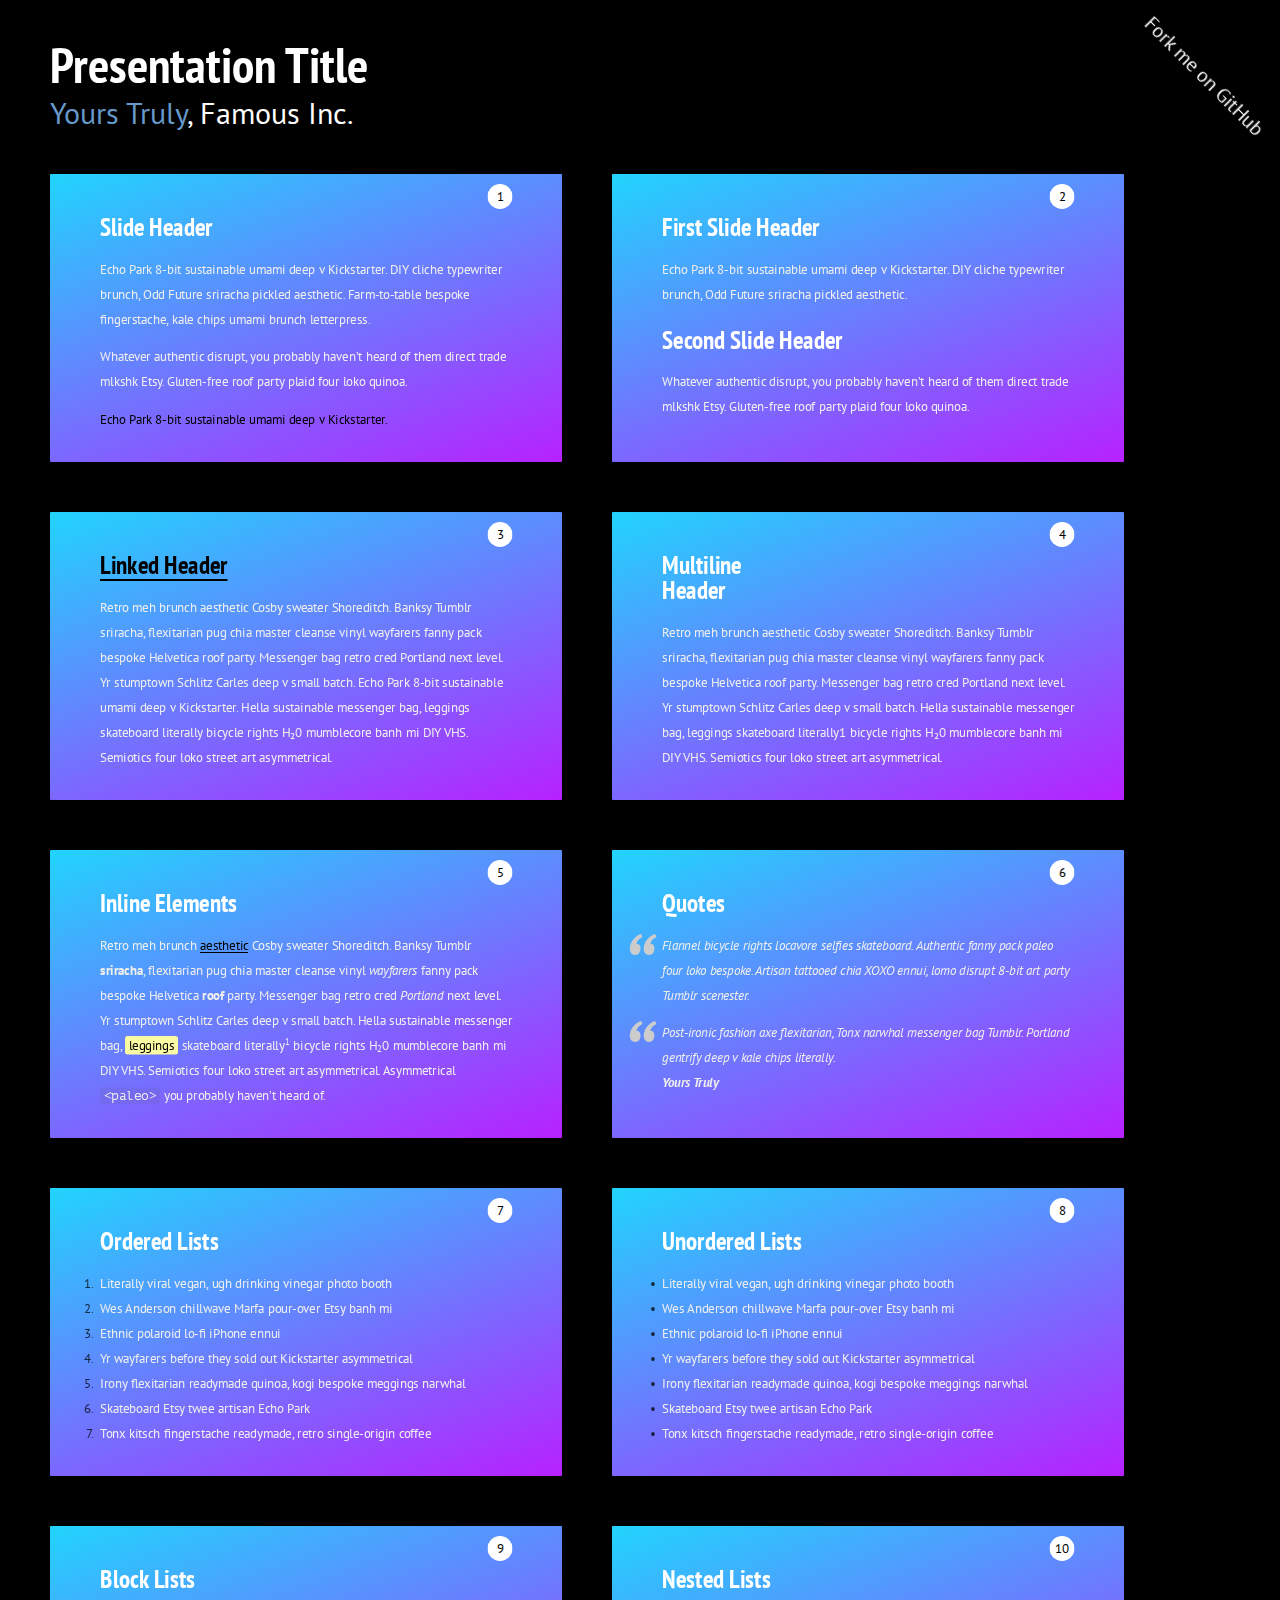
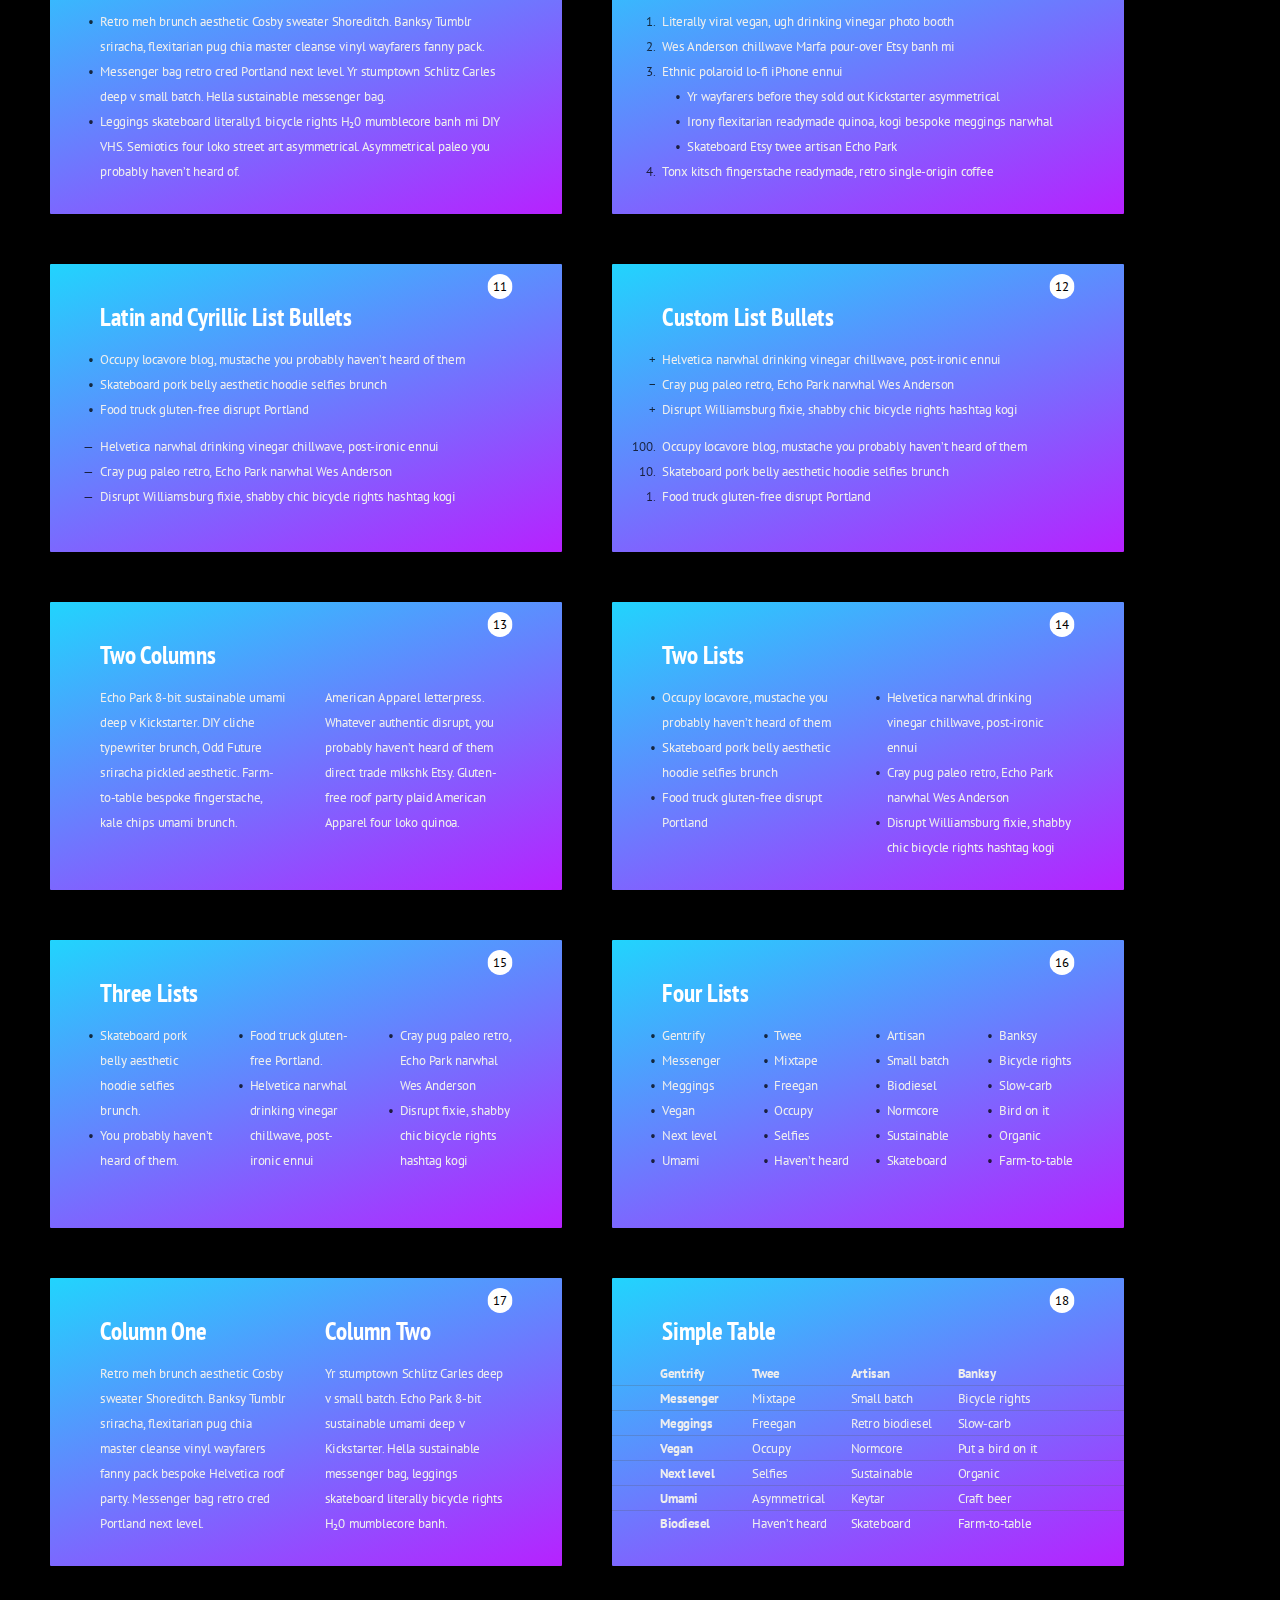
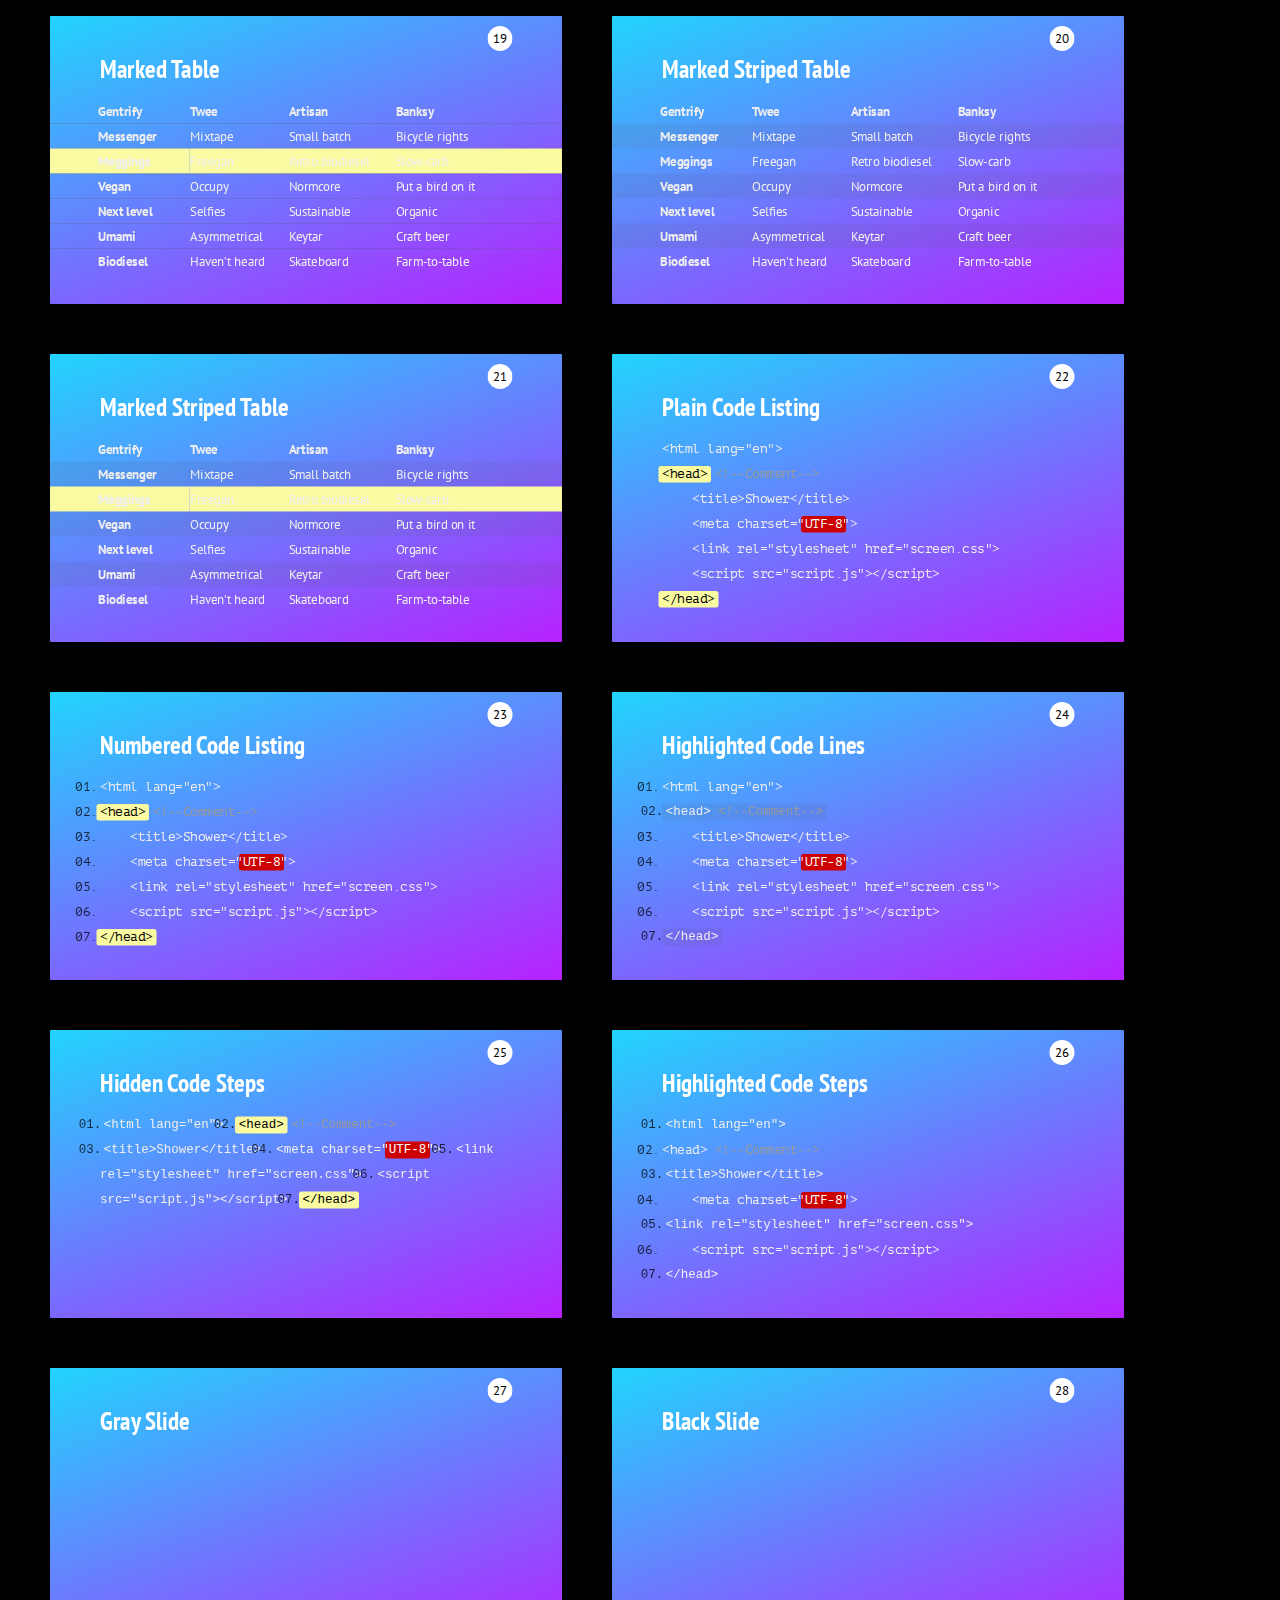
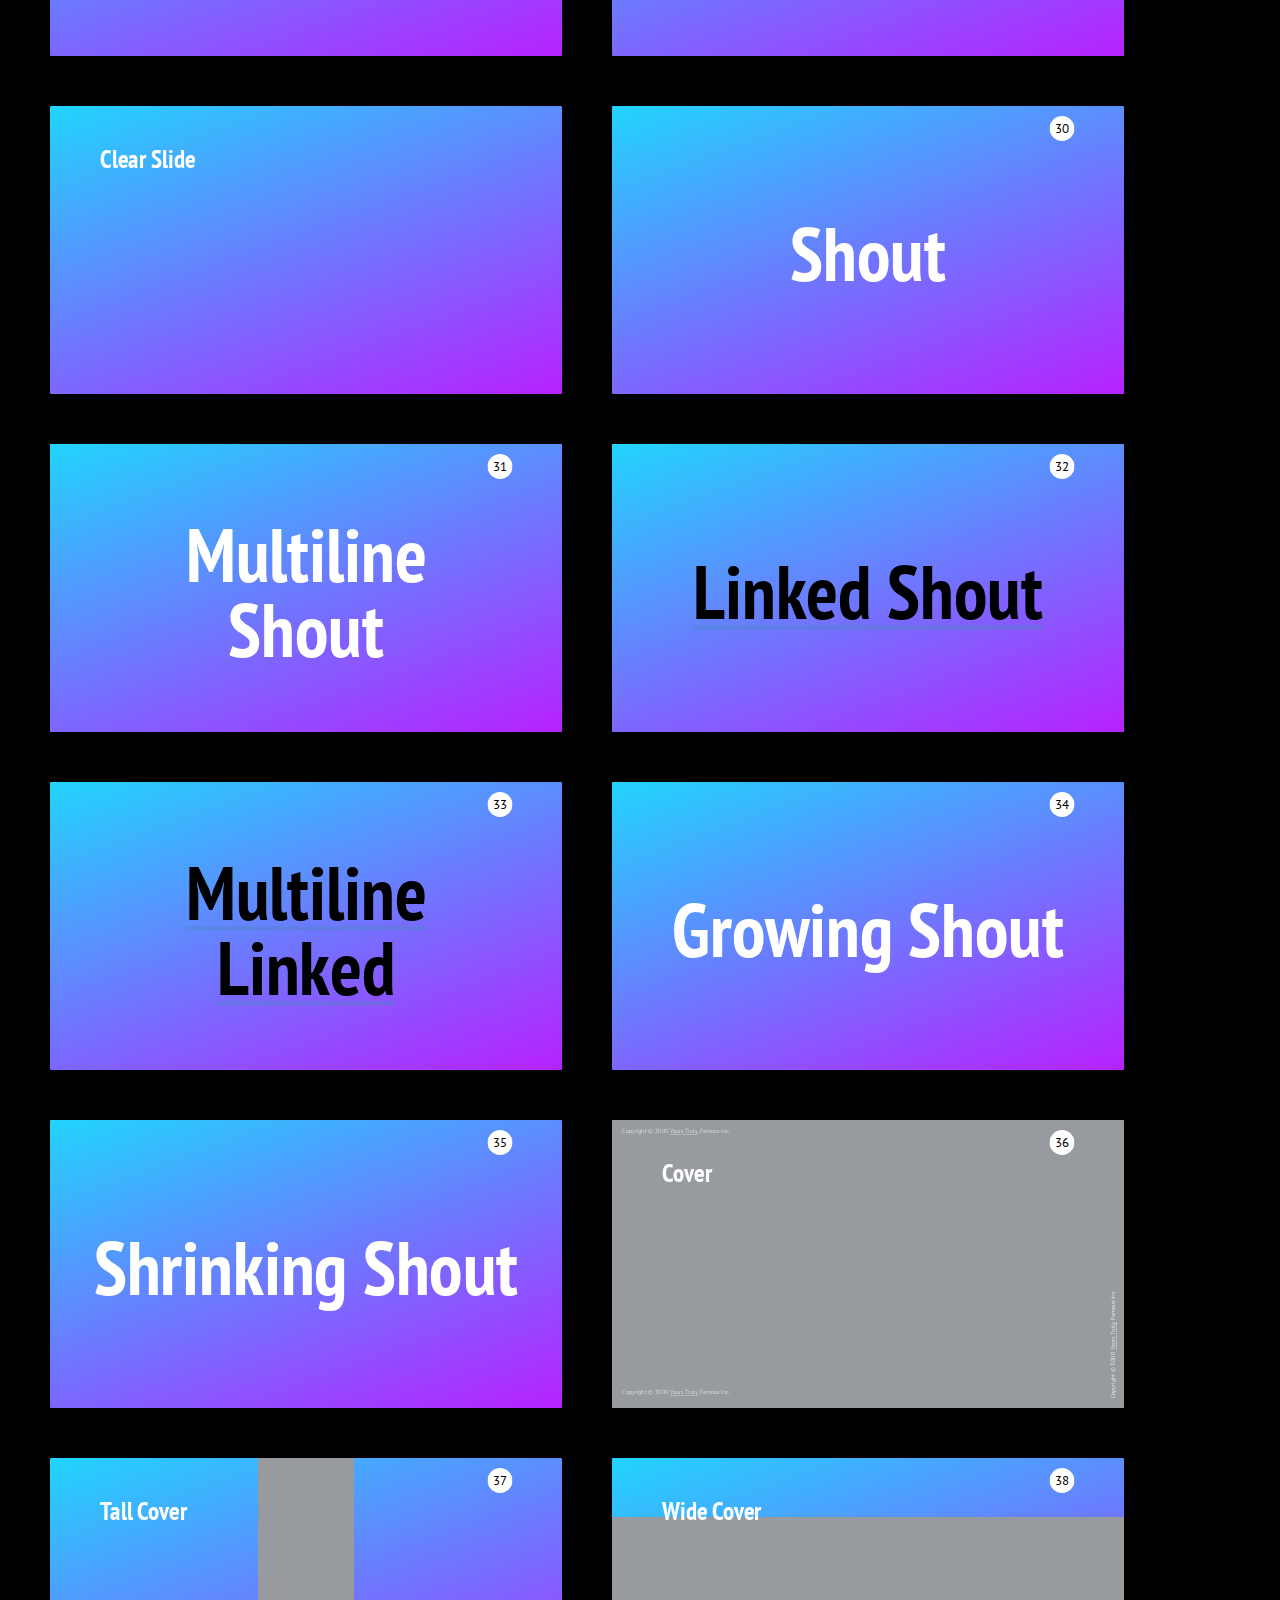
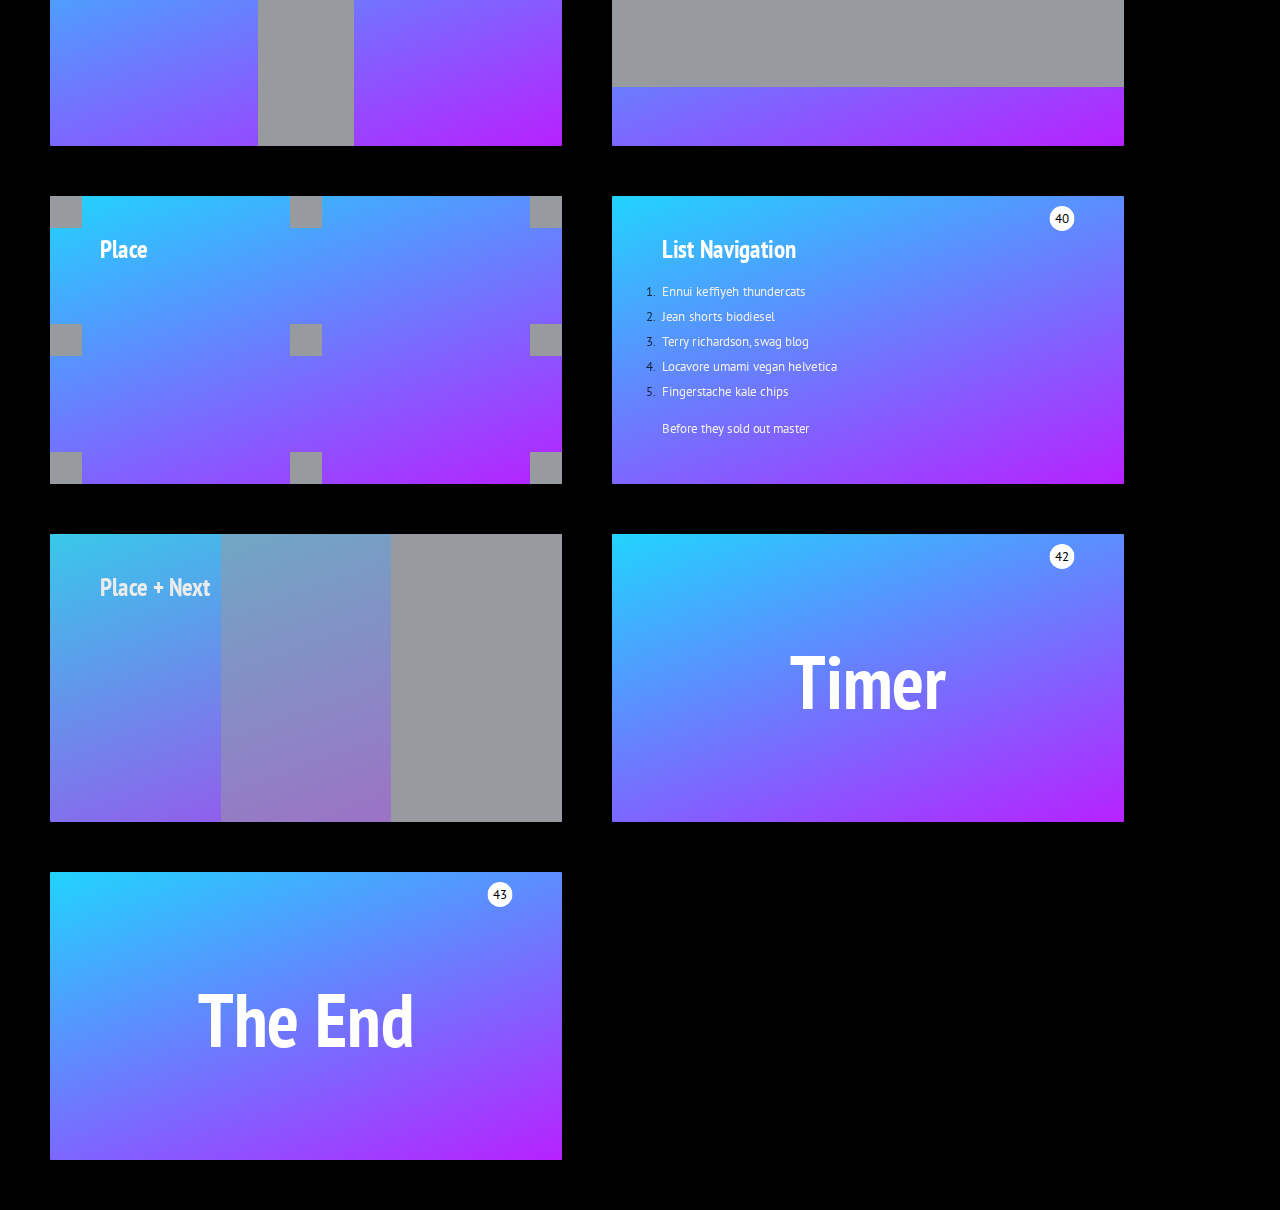
<file: fbt/shower/themes/ribbon/index.html>
<!DOCTYPE html>
<html lang="en">
<head>
    <title>Ribbon theme for Shower</title>
    <meta charset="utf-8">
    <meta name="viewport" content="width=device-width, initial-scale=1">
    <link rel="stylesheet" href="styles/styles.css">
    <style>
        .shower {
            --slide-ratio: calc(16 / 9);
        }
    </style>
</head>
<body class="shower list">

    <header class="caption">
        <h1>Presentation Title</h1>
        <p><a href="">Yours Truly</a>, Famous Inc.</p>
    </header>

    <section class="slide">
        <h2>Slide Header</h2>
        <p>Echo Park 8-bit sustainable umami deep v Kickstarter. DIY cliche typewriter brunch, Odd Future sriracha pickled aesthetic. Farm-to-table bespoke fingerstache, kale chips umami brunch letterpress.</p>
        <p>Whatever authentic disrupt, you probably haven’t heard of them direct trade mlkshk Etsy. Gluten-free roof party plaid four loko quinoa.</p>
        <p class="note">Echo Park 8-bit sustainable umami deep v Kickstarter.</p>
    </section>

    <section class="slide">
        <h2>First Slide Header</h2>
        <p>Echo Park 8-bit sustainable umami deep v Kickstarter. DIY cliche typewriter brunch, Odd Future sriracha pickled aesthetic.</p>
        <h2>Second Slide Header</h2>
        <p>Whatever authentic disrupt, you probably haven’t heard of them direct trade mlkshk Etsy. Gluten-free roof party plaid four loko quinoa.</p>
    </section>

    <section class="slide">
        <h2><a href="">Linked Header</a></h2>
        <p>Retro meh brunch aesthetic Cosby sweater Shoreditch. Banksy Tumblr sriracha, flexitarian pug chia master cleanse vinyl wayfarers fanny pack bespoke Helvetica roof party. Messenger bag retro cred Portland next level. Yr stumptown Schlitz Carles deep v small batch. Echo Park 8-bit sustainable umami deep v Kickstarter. Hella sustainable messenger bag, leggings skateboard literally bicycle rights H₂0 mumblecore banh mi DIY VHS. Semiotics four loko street art asymmetrical.</p>
    </section>

    <section class="slide">
        <h2>
            Multiline<br>
            Header
        </h2>
        <p>Retro meh brunch aesthetic Cosby sweater Shoreditch. Banksy Tumblr sriracha, flexitarian pug chia master cleanse vinyl wayfarers fanny pack bespoke Helvetica roof party. Messenger bag retro cred Portland next level. Yr stumptown Schlitz Carles deep v small batch. Hella sustainable messenger bag, leggings skateboard literally1 bicycle rights H₂0 mumblecore banh mi DIY VHS. Semiotics four loko street art asymmetrical.</p>
    </section>

    <section class="slide">
        <h2>Inline Elements</h2>
        <p>Retro meh brunch <a href="">aesthetic</a> Cosby sweater Shoreditch. Banksy Tumblr <strong>sriracha</strong>, flexitarian pug chia master cleanse vinyl <em>wayfarers</em> fanny pack bespoke Helvetica <b>roof</b> party. Messenger bag retro cred <i>Portland</i> next level. Yr stumptown Schlitz Carles deep v small batch. Hella sustainable messenger bag, <mark>leggings</mark> skateboard literally<sup>1</sup> bicycle rights H<sub>2</sub>0 mumblecore banh mi DIY VHS. Semiotics four loko street art asymmetrical. Asymmetrical <code>&lt;paleo&gt;</code> you probably haven’t heard of.</p>
        <footer class="footer">
            <p>Flannel bicycle rights locavore selfies skateboard. Authentic fanny pack paleo four loko bespoke. Artisan tattooed chia XOXO ennui, lomo disrupt 8-bit art party Tumblr scenester. Post-ironic fashion axe flexitarian, Tonx narwhal messenger bag Tumblr. Portland gentrify deep v kale chips literally.</p>
        </footer>
    </section>

    <section class="slide">
        <h2>Quotes</h2>
        <blockquote>
            <p>Flannel bicycle rights locavore selfies skateboard. Authentic fanny pack paleo four loko bespoke. Artisan tattooed chia XOXO ennui, lomo disrupt 8-bit art party Tumblr scenester.</p>
        </blockquote>
        <figure>
            <blockquote>
                <p>Post-ironic fashion axe flexitarian, Tonx narwhal messenger bag Tumblr. Portland gentrify deep v kale chips literally.</p>
            </blockquote>
            <figcaption>Yours Truly</figcaption>
        </figure>
    </section>

    <section class="slide">
        <h2>Ordered Lists</h2>
        <ol>
            <li>Literally viral vegan, ugh drinking vinegar photo booth</li>
            <li>Wes Anderson chillwave Marfa pour-over Etsy banh mi</li>
            <li>Ethnic polaroid lo-fi iPhone ennui</li>
            <li>Yr wayfarers before they sold out Kickstarter asymmetrical</li>
            <li>Irony flexitarian readymade quinoa, kogi bespoke meggings narwhal</li>
            <li>Skateboard Etsy twee artisan Echo Park</li>
            <li>Tonx kitsch fingerstache readymade, retro single-origin coffee</li>
        </ol>
    </section>

    <section class="slide">
        <h2>Unordered Lists</h2>
        <ul>
            <li>Literally viral vegan, ugh drinking vinegar photo booth</li>
            <li>Wes Anderson chillwave Marfa pour-over Etsy banh mi</li>
            <li>Ethnic polaroid lo-fi iPhone ennui</li>
            <li>Yr wayfarers before they sold out Kickstarter asymmetrical</li>
            <li>Irony flexitarian readymade quinoa, kogi bespoke meggings narwhal</li>
            <li>Skateboard Etsy twee artisan Echo Park</li>
            <li>Tonx kitsch fingerstache readymade, retro single-origin coffee</li>
        </ul>
    </section>

    <section class="slide">
        <h2>Block Lists</h2>
        <ul>
            <li>Retro meh brunch aesthetic Cosby sweater Shoreditch. Banksy Tumblr sriracha, flexitarian pug chia master cleanse vinyl wayfarers fanny pack.</li>
            <li>Messenger bag retro cred Portland next level. Yr stumptown Schlitz Carles deep v small batch. Hella sustainable messenger bag.</li>
            <li>Leggings skateboard literally1 bicycle rights H₂0 mumblecore banh mi DIY VHS. Semiotics four loko street art asymmetrical. Asymmetrical paleo you probably haven’t heard of.</li>
        </ul>
    </section>

    <section class="slide">
        <h2>Nested Lists</h2>
        <ol>
            <li>Literally viral vegan, ugh drinking vinegar photo booth</li>
            <li>Wes Anderson chillwave Marfa pour-over Etsy banh mi</li>
            <li>Ethnic polaroid lo-fi iPhone ennui
                <ul>
                    <li>Yr wayfarers before they sold out Kickstarter asymmetrical</li>
                    <li>Irony flexitarian readymade quinoa, kogi bespoke meggings narwhal</li>
                    <li>Skateboard Etsy twee artisan Echo Park</li>
                </ul>
            </li>
            <li>Tonx kitsch fingerstache readymade, retro single-origin coffee</li>
        </ol>
    </section>

    <section class="slide">
        <h2>Latin and Cyrillic List Bullets</h2>
        <ul lang="en">
            <li>Occupy locavore blog, mustache you probably haven’t heard of them</li>
            <li>Skateboard pork belly aesthetic hoodie selfies brunch</li>
            <li>Food truck gluten-free disrupt Portland</li>
        </ul>
        <ul lang="ru">
            <li>Helvetica narwhal drinking vinegar chillwave, post-ironic ennui</li>
            <li>Cray pug paleo retro, Echo Park narwhal Wes Anderson</li>
            <li>Disrupt Williamsburg fixie, shabby chic bicycle rights hashtag kogi</li>
        </ul>
    </section>

    <section class="slide">
        <h2>Custom List Bullets</h2>
        <ul>
            <li value="+">Helvetica narwhal drinking vinegar chillwave, post-ironic ennui</li>
            <li value="−">Cray pug paleo retro, Echo Park narwhal Wes Anderson</li>
            <li value="+">Disrupt Williamsburg fixie, shabby chic bicycle rights hashtag kogi</li>
        </ul>
        <ol>
            <li value="100">Occupy locavore blog, mustache you probably haven’t heard of them</li>
            <li value="10">Skateboard pork belly aesthetic hoodie selfies brunch</li>
            <li value="1">Food truck gluten-free disrupt Portland</li>
        </ol>
    </section>

    <section class="slide">
        <h2>Two Columns</h2>
        <div class="columns two">
            <p>Echo Park 8-bit sustainable umami deep v Kickstarter. DIY cliche typewriter brunch, Odd Future sriracha pickled aesthetic. Farm-to-table bespoke fingerstache, kale chips umami brunch.</p>
            <p>American Apparel letterpress. Whatever authentic disrupt, you probably haven’t heard of them direct trade mlkshk Etsy. Gluten-free roof party plaid American Apparel four loko quinoa.</p>
        </div>
    </section>

    <section class="slide">
        <h2>Two Lists</h2>
        <div class="columns two">
            <ul>
                <li>Occupy locavore, mustache you probably haven’t heard of them</li>
                <li>Skateboard pork belly aesthetic hoodie selfies brunch</li>
                <li>Food truck gluten-free disrupt Portland</li>
            </ul>
            <ul>
                <li>Helvetica narwhal drinking vinegar chillwave, post-ironic ennui</li>
                <li>Cray pug paleo retro, Echo Park narwhal Wes Anderson</li>
                <li>Disrupt Williamsburg fixie, shabby chic bicycle rights hashtag kogi</li>
            </ul>
        </div>
    </section>

    <section class="slide">
        <h2>Three Lists</h2>
        <div class="columns three">
            <ul>
                <li>Skateboard pork belly aesthetic hoodie selfies brunch.</li>
                <li>You probably haven’t heard of them.</li>
            </ul>
            <ul>
                <li>Food truck gluten-free Portland.</li>
                <li>Helvetica narwhal drinking vinegar chillwave, post-ironic ennui</li>
            </ul>
            <ul>
                <li>Cray pug paleo retro, Echo Park narwhal Wes Anderson</li>
                <li>Disrupt fixie, shabby chic bicycle rights hashtag kogi</li>
            </ul>
        </div>
    </section>

    <section class="slide">
        <h2>Four Lists</h2>
        <div class="columns four">
            <ul>
                <li>Gentrify</li>
                <li>Messenger</li>
                <li>Meggings</li>
                <li>Vegan</li>
                <li>Next level</li>
                <li>Umami</li>
            </ul>
            <ul>
                <li>Twee</li>
                <li>Mixtape</li>
                <li>Freegan</li>
                <li>Occupy</li>
                <li>Selfies</li>
                <li>Haven’t heard</li>
            </ul>
            <ul>
                <li>Artisan</li>
                <li>Small batch</li>
                <li>Biodiesel</li>
                <li>Normcore</li>
                <li>Sustainable</li>
                <li>Skateboard</li>
            </ul>
            <ul>
                <li>Banksy</li>
                <li>Bicycle rights</li>
                <li>Slow-carb</li>
                <li>Bird on it</li>
                <li>Organic</li>
                <li>Farm-to-table</li>
            </ul>
        </div>
    </section>

    <section class="slide">
        <div class="columns two">
            <div>
                <h2>Column One</h2>
                <p>Retro meh brunch aesthetic Cosby sweater Shoreditch. Banksy Tumblr sriracha, flexitarian pug chia master cleanse vinyl wayfarers fanny pack bespoke Helvetica roof party. Messenger bag retro cred Portland next level.</p>
            </div>
            <div>
                <h2>Column Two</h2>
                <p>Yr stumptown Schlitz Carles deep v small batch. Echo Park 8-bit sustainable umami deep v Kickstarter. Hella sustainable messenger bag, leggings skateboard literally bicycle rights H₂0 mumblecore banh.</p>
            </div>
        </div>
    </section>

    <section class="slide">
        <h2>Simple Table</h2>
        <table>
        <tr>
            <th scope="col">Gentrify</th>
            <th>Twee</th>
            <th>Artisan</th>
            <th>Banksy</th>
        </tr>
        <tr>
            <th scope="row">Messenger</th>
            <td>Mixtape</td>
            <td>Small batch</td>
            <td>Bicycle rights</td>
        </tr>
        <tr>
            <th scope="row">Meggings</th>
            <td>Freegan</td>
            <td>Retro biodiesel</td>
            <td>Slow-carb</td>
        </tr>
        <tr>
            <th scope="row">Vegan</th>
            <td>Occupy</td>
            <td>Normcore</td>
            <td>Put a bird on it</td>
        </tr>
        <tr>
            <th scope="row">Next level</th>
            <td>Selfies</td>
            <td>Sustainable</td>
            <td>Organic</td>
        </tr>
        <tr>
            <th scope="row">Umami</th>
            <td>Asymmetrical</td>
            <td>Keytar</td>
            <td>Craft beer</td>
        </tr>
        <tr>
            <th scope="row">Biodiesel</th>
            <td>Haven’t heard</td>
            <td>Skateboard</td>
            <td>Farm-to-table</td>
        </tr>
        </table>
    </section>

    <section class="slide">
        <h2>Marked Table</h2>
        <table>
        <tr>
            <th scope="col">Gentrify</th>
            <th>Twee</th>
            <th>Artisan</th>
            <th>Banksy</th>
        </tr>
        <tr>
            <th scope="row">Messenger</th>
            <td>Mixtape</td>
            <td>Small batch</td>
            <td>Bicycle rights</td>
        </tr>
        <tr class="mark">
            <th scope="row">Meggings</th>
            <td>Freegan</td>
            <td>Retro biodiesel</td>
            <td>Slow-carb</td>
        </tr>
        <tr class="mark next">
            <th scope="row">Vegan</th>
            <td>Occupy</td>
            <td>Normcore</td>
            <td>Put a bird on it</td>
        </tr>
        <tr class="mark next">
            <th scope="row">Next level</th>
            <td>Selfies</td>
            <td>Sustainable</td>
            <td>Organic</td>
        </tr>
        <tr>
            <th scope="row">Umami</th>
            <td>Asymmetrical</td>
            <td>Keytar</td>
            <td>Craft beer</td>
        </tr>
        <tr>
            <th scope="row">Biodiesel</th>
            <td>Haven’t heard</td>
            <td>Skateboard</td>
            <td>Farm-to-table</td>
        </tr>
        </table>
    </section>

    <section class="slide">
        <h2>Marked Striped Table</h2>
        <table class="striped">
        <tr>
            <th scope="col">Gentrify</th>
            <th>Twee</th>
            <th>Artisan</th>
            <th>Banksy</th>
        </tr>
        <tr>
            <th scope="row">Messenger</th>
            <td>Mixtape</td>
            <td>Small batch</td>
            <td>Bicycle rights</td>
        </tr>
        <tr>
            <th scope="row">Meggings</th>
            <td>Freegan</td>
            <td>Retro biodiesel</td>
            <td>Slow-carb</td>
        </tr>
        <tr>
            <th scope="row">Vegan</th>
            <td>Occupy</td>
            <td>Normcore</td>
            <td>Put a bird on it</td>
        </tr>
        <tr>
            <th scope="row">Next level</th>
            <td>Selfies</td>
            <td>Sustainable</td>
            <td>Organic</td>
        </tr>
        <tr>
            <th scope="row">Umami</th>
            <td>Asymmetrical</td>
            <td>Keytar</td>
            <td>Craft beer</td>
        </tr>
        <tr>
            <th scope="row">Biodiesel</th>
            <td>Haven’t heard</td>
            <td>Skateboard</td>
            <td>Farm-to-table</td>
        </tr>
        </table>
    </section>

    <section class="slide">
        <h2>Marked Striped Table</h2>
        <table class="striped">
        <tr>
            <th scope="col">Gentrify</th>
            <th>Twee</th>
            <th>Artisan</th>
            <th>Banksy</th>
        </tr>
        <tr>
            <th scope="row">Messenger</th>
            <td>Mixtape</td>
            <td>Small batch</td>
            <td>Bicycle rights</td>
        </tr>
        <tr class="mark">
            <th scope="row">Meggings</th>
            <td>Freegan</td>
            <td>Retro biodiesel</td>
            <td>Slow-carb</td>
        </tr>
        <tr class="mark next">
            <th scope="row">Vegan</th>
            <td>Occupy</td>
            <td>Normcore</td>
            <td>Put a bird on it</td>
        </tr>
        <tr class="mark next">
            <th scope="row">Next level</th>
            <td>Selfies</td>
            <td>Sustainable</td>
            <td>Organic</td>
        </tr>
        <tr>
            <th scope="row">Umami</th>
            <td>Asymmetrical</td>
            <td>Keytar</td>
            <td>Craft beer</td>
        </tr>
        <tr>
            <th scope="row">Biodiesel</th>
            <td>Haven’t heard</td>
            <td>Skateboard</td>
            <td>Farm-to-table</td>
        </tr>
        </table>
    </section>

    <section class="slide">
        <h2>Plain Code Listing</h2>
        <pre><code>&lt;html lang="en"&gt;
<mark>&lt;head&gt;</mark> <span class="comment">&lt;!--Comment--&gt;</span>
    &lt;title&gt;Shower&lt;/title&gt;
    &lt;meta charset="<mark class="important">UTF-8</mark>"&gt;
    &lt;link rel="stylesheet" href="screen.css"&gt;
    &lt;script src="script.js"&gt;&lt;/script&gt;
<mark>&lt;/head&gt;</mark></code></pre>
    </section>
    <section class="slide">
        <h2>Numbered Code Listing</h2>
        <pre>
            <code>&lt;html lang="en"&gt;</code>
            <code><mark>&lt;head&gt;</mark> <span class="comment">&lt;!--Comment--&gt;</span></code>
            <code>    &lt;title&gt;Shower&lt;/title&gt;</code>
            <code>    &lt;meta charset="<mark class="important">UTF-8</mark>"&gt;</code>
            <code>    &lt;link rel="stylesheet" href="screen.css"&gt;</code>
            <code>    &lt;script src="script.js"&gt;&lt;/script&gt;</code>
            <code><mark>&lt;/head&gt;</mark></code>
        </pre>
    </section>

    <section class="slide">
        <h2>Highlighted Code Lines</h2>
        <pre>
            <code>&lt;html lang="en"&gt;</code>
            <code class="mark">&lt;head&gt; <span class="comment">&lt;!--Comment--&gt;</span></code>
            <code>    &lt;title&gt;Shower&lt;/title&gt;</code>
            <code>    &lt;meta charset="<mark class="important">UTF-8</mark>"&gt;</code>
            <code>    &lt;link rel="stylesheet" href="screen.css"&gt;</code>
            <code>    &lt;script src="script.js"&gt;&lt;/script&gt;</code>
            <code class="mark">&lt;/head&gt;</code>
        </pre>
    </section>

    <section class="slide">
        <h2>Hidden Code Steps</h2>
        <pre>
            <code class="next">&lt;html lang="en"&gt;</code>
            <code class="next"><mark>&lt;head&gt;</mark> <span class="comment">&lt;!--Comment--&gt;</span></code>
            <code class="next">    &lt;title&gt;Shower&lt;/title&gt;</code>
            <code class="next">    &lt;meta charset="<mark class="important">UTF-8</mark>"&gt;</code>
            <code class="next">    &lt;link rel="stylesheet" href="screen.css"&gt;</code>
            <code class="next">    &lt;script src="script.js"&gt;&lt;/script&gt;</code>
            <code class="next"><mark>&lt;/head&gt;</mark></code>
        </pre>
    </section>

    <section class="slide">
        <h2>Highlighted Code Steps</h2>
        <pre>
            <code class="mark next">&lt;html lang="en"&gt;</code>
            <code>&lt;head&gt; <span class="comment">&lt;!--Comment--&gt;</span></code>
            <code class="mark next">    &lt;title&gt;Shower&lt;/title&gt;</code>
            <code>    &lt;meta charset="<mark class="important">UTF-8</mark>"&gt;</code>
            <code class="mark next">    &lt;link rel="stylesheet" href="screen.css"&gt;</code>
            <code>    &lt;script src="script.js"&gt;&lt;/script&gt;</code>
            <code class="mark next">&lt;/head&gt;</code>
        </pre>
    </section>

    <section class="slide gray">
        <h2>Gray Slide</h2>
    </section>

    <section class="slide black">
        <h2>Black Slide</h2>
    </section>

    <section class="slide clear">
        <h2>Clear Slide</h2>
    </section>

    <section class="slide">
        <h2 class="shout">Shout</h2>
    </section>

    <section class="slide">
        <h2 class="shout">
            Multiline<br>
            Shout
        </h2>
    </section>

    <section class="slide">
        <h2 class="shout">
            <a href="">Linked Shout</a>
        </h2>
    </section>

    <section class="slide">
        <h2 class="shout">
            <a href="">
                Multiline<br>
                Linked
            </a>
        </h2>
    </section>

    <section class="slide">
        <h2 class="shout grow">Growing Shout</h2>
    </section>

    <section class="slide">
        <h2 class="shout shrink">Shrinking Shout</h2>
    </section>

    <section class="slide">
        <h2>Cover</h2>
        <figure>
            <img class="cover" src="pictures/exact.svg" alt="Picture placeholder.">
            <figcaption class="copyright top">Copyright © 3000 <a href="">Yours Truly</a>, Famous Inc.</figcaption>
            <figcaption class="copyright white">Copyright © 3000 <a href="">Yours Truly</a>, Famous Inc.</figcaption>
            <figcaption class="copyright bottom">Copyright © 3000 <a href="">Yours Truly</a>, Famous Inc.</figcaption>
        </figure>
    </section>

    <section class="slide">
        <h2>Tall Cover</h2>
        <img class="cover" src="pictures/tall.svg" alt="Tall picture placeholder.">
    </section>

    <section class="slide">
        <h2>Wide Cover</h2>
        <img class="cover" src="pictures/wide.svg" alt="Wide picture placeholder.">
    </section>

    <section class="slide clear">
        <h2>Place</h2>
        <img class="place top left" src="pictures/square.svg" alt="Square picture placeholder.">
        <img class="place top" src="pictures/square.svg" alt="Square picture placeholder.">
        <img class="place top right" src="pictures/square.svg" alt="Square picture placeholder.">
        <img class="place left" src="pictures/square.svg" alt="Square picture placeholder.">
        <img class="place" src="pictures/square.svg" alt="Square picture placeholder.">
        <img class="place right" src="pictures/square.svg" alt="Square picture placeholder.">
        <img class="place bottom left" src="pictures/square.svg" alt="Square picture placeholder.">
        <img class="place bottom" src="pictures/square.svg" alt="Square picture placeholder.">
        <img class="place bottom right" src="pictures/square.svg" alt="Square picture placeholder.">
    </section>

    <section class="slide">
        <h2>List Navigation</h2>
        <ol>
            <li>Ennui keffiyeh thundercats</li>
            <li class="next">Jean shorts biodiesel</li>
            <li class="next">Terry richardson, swag blog</li>
            <li class="next">Locavore umami vegan helvetica</li>
            <li class="next">Fingerstache kale chips</li>
        </ol>
        <p class="next">Before they sold out master</p>
    </section>

    <section class="slide clear">
        <h2>Place + Next</h2>
        <img class="place next left" height="100%" src="pictures/picture-1.svg" alt="Picture placeholder.">
        <img class="place next" height="100%" src="pictures/picture-2.svg" alt="Picture placeholder.">
        <img class="place next right" height="100%" src="pictures/picture-3.svg" alt="Picture placeholder.">
    </section>

    <section class="slide" data-timing="00:03">
        <h2 class="shout">Timer</h2>
    </section>

    <section class="slide">
        <h2 class="shout">The End</h2>
    </section>

    <div class="progress"></div>

    <footer class="badge">
        <a href="https://github.com/shower/shower">Fork me on GitHub</a>
    </footer>

    <script src="../../shower.min.js"></script>

    <!-- Copyright © 3000 Yours Truly, Famous Inc. -->
</body>
</html>
</file>
<file: fbt/shower/themes/material/styles/styles.css>
/* Styles */

@import 'fonts.css';
@import 'shower/shower.css';
@import 'blocks/badge.css';
@import 'blocks/caption.css';
@import 'blocks/progress.css';
@import 'blocks/region.css';
@import 'slide/slide.css';
</file>
<file: fbt/shower/themes/ribbon/styles/styles.css>
/* Styles */

@import "fonts.css";
@import "shower/shower.css";
@import "blocks/badge.css";
@import "blocks/caption.css";
@import "blocks/progress.css";
@import "blocks/region.css";
@import "slide/slide.css";

.code {
  background: #fff;
}

.slide h2 {
  color: #fff;
}
.slide {
  /*background-image: linear-gradient(to right, #4facfe 0%, #00f2fe 100%);*/
  /*background-image: linear-gradient(to top, #c471f5 0%, #fa71cd 100%);*/
  /*background-image: linear-gradient(to top, #f43b47 0%, #453a94 100%);*/
  /*background-image: linear-gradient(to right, #92fe9d 0%, #00c9ff 100%);*/
  /*  background-image: linear-gradient(to right, #868f96 0%, #596164 100%);*/
  /*background-image: linear-gradient(to right, #f83600 0%, #f9d423 100%);*/
  background-image: linear-gradient(-20deg, #b721ff 0%, #21d4fd 100%);
}
.slide::after {
  background: none;
  background-color: #fff;
  color: #000;
  height: 50px;
  padding: 0;
  border-radius: 50%;
  top: 20px;
}

.page__canvas {
  position: fixed;
  top: 0;
  left: 0;
  width: 100%;
  height: 120% !important;
}

.caption {
  color: #fff;
  z-index: 1;
}
</file>
